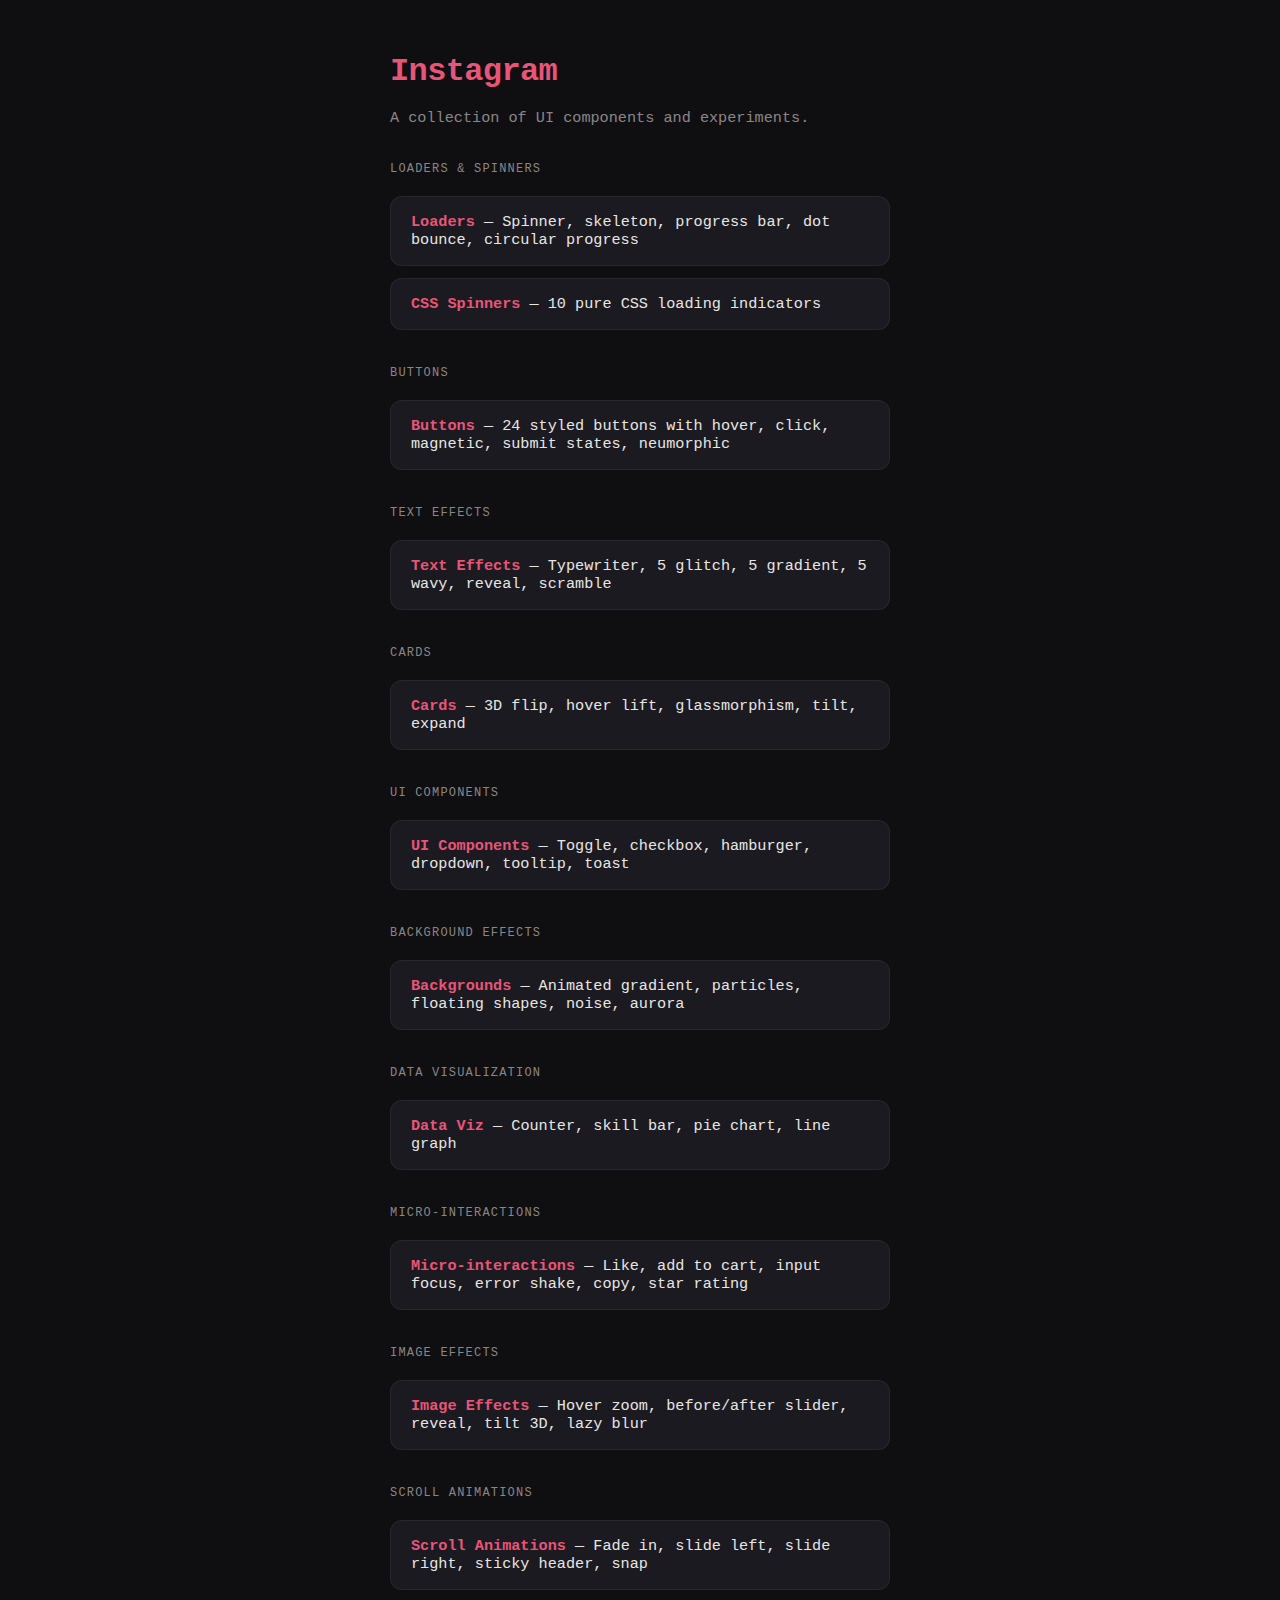
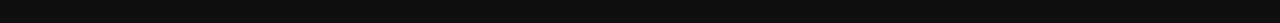
<file: index.html>
<!DOCTYPE html>
<html lang="en">
<head>
  <meta charset="UTF-8">
  <meta name="viewport" content="width=device-width, initial-scale=1.0">
  <title>Instagram</title>
  <style>
    :root {
      --bg: #0f0f12;
      --card: #1a1a20;
      --accent: #e85578;
      --text: #e8e6e3;
      --muted: #8b8685;
    }

    * {
      box-sizing: border-box;
    }

    body {
      margin: 0;
      font-family: 'JetBrains Mono', 'SF Mono', Consolas, monospace;
      background: var(--bg);
      color: var(--text);
      min-height: 100vh;
      padding: 2rem;
    }

    main {
      max-width: 500px;
      margin: 0 auto;
    }

    h1 {
      font-size: 2rem;
      font-weight: 600;
      color: var(--accent);
      letter-spacing: -0.02em;
      margin-bottom: 0.5rem;
    }

    p {
      color: var(--muted);
      font-size: 0.95rem;
      margin-bottom: 2rem;
      line-height: 1.6;
    }

    .sections {
      display: flex;
      flex-direction: column;
      gap: 0.75rem;
    }

    a.section-link {
      display: block;
      padding: 1rem 1.25rem;
      background: var(--card);
      border: 1px solid rgba(255, 255, 255, 0.06);
      border-radius: 12px;
      color: var(--text);
      text-decoration: none;
      font-size: 0.95rem;
      transition: border-color 0.2s, transform 0.2s;
    }

    a.section-link:hover {
      border-color: rgba(232, 85, 120, 0.3);
      transform: translateY(-2px);
    }

    a.section-link strong {
      color: var(--accent);
    }

    .section-group {
      font-size: 0.75rem;
      color: var(--muted);
      text-transform: uppercase;
      letter-spacing: 0.1em;
      margin: 1.5rem 0 0.5rem 0;
    }
    .section-group:first-child { margin-top: 0; }
  </style>
</head>
<body>
  <main>
    <h1>Instagram</h1>
    <p>A collection of UI components and experiments.</p>
    <nav class="sections">
      <div class="section-group">Loaders & Spinners</div>
      <a href="loaders/" class="section-link">
        <strong>Loaders</strong> — Spinner, skeleton, progress bar, dot bounce, circular progress
      </a>
      <a href="css_spinners/" class="section-link">
        <strong>CSS Spinners</strong> — 10 pure CSS loading indicators
      </a>

      <div class="section-group">Buttons</div>
      <a href="buttons/" class="section-link">
        <strong>Buttons</strong> — 24 styled buttons with hover, click, magnetic, submit states, neumorphic
      </a>

      <div class="section-group">Text Effects</div>
      <a href="text_effects/" class="section-link">
        <strong>Text Effects</strong> — Typewriter, 5 glitch, 5 gradient, 5 wavy, reveal, scramble
      </a>

      <div class="section-group">Cards</div>
      <a href="cards/" class="section-link">
        <strong>Cards</strong> — 3D flip, hover lift, glassmorphism, tilt, expand
      </a>

      <div class="section-group">UI Components</div>
      <a href="ui_components/" class="section-link">
        <strong>UI Components</strong> — Toggle, checkbox, hamburger, dropdown, tooltip, toast
      </a>

      <div class="section-group">Background Effects</div>
      <a href="background_effects/" class="section-link">
        <strong>Backgrounds</strong> — Animated gradient, particles, floating shapes, noise, aurora
      </a>

      <div class="section-group">Data Visualization</div>
      <a href="data_visualization/" class="section-link">
        <strong>Data Viz</strong> — Counter, skill bar, pie chart, line graph
      </a>

      <div class="section-group">Micro-interactions</div>
      <a href="micro_interactions/" class="section-link">
        <strong>Micro-interactions</strong> — Like, add to cart, input focus, error shake, copy, star rating
      </a>

      <div class="section-group">Image Effects</div>
      <a href="image_effects/" class="section-link">
        <strong>Image Effects</strong> — Hover zoom, before/after slider, reveal, tilt 3D, lazy blur
      </a>

      <div class="section-group">Scroll Animations</div>
      <a href="scroll_animations/" class="section-link">
        <strong>Scroll Animations</strong> — Fade in, slide left, slide right, sticky header, snap
      </a>
    </nav>
  </main>
</body>
</html>
</file>
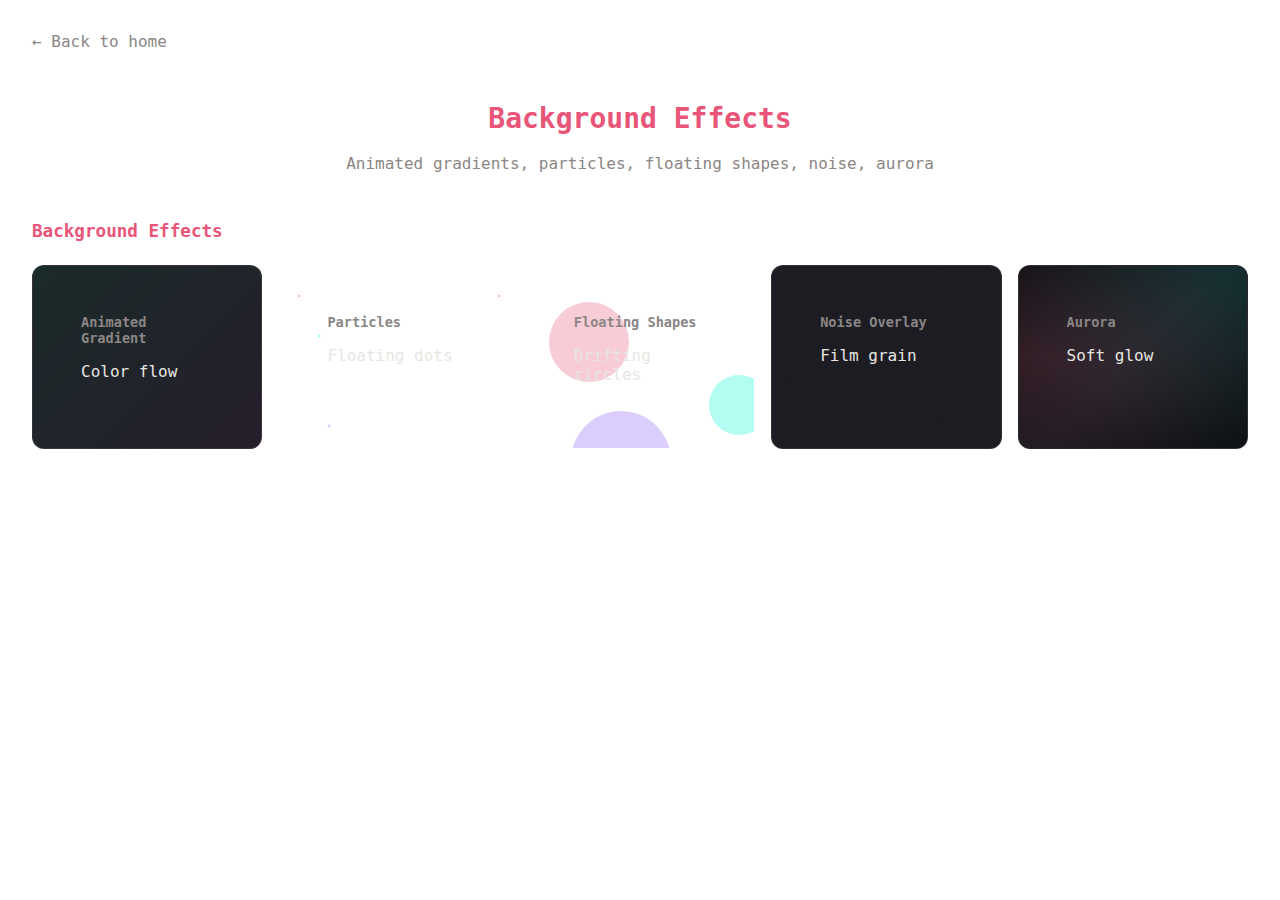
<file: background_effects/index.html>
<!DOCTYPE html>
<html lang="en">
<head>
  <meta charset="UTF-8">
  <meta name="viewport" content="width=device-width, initial-scale=1.0">
  <title>Background Effects</title>
  <link rel="stylesheet" href="backgrounds.css">
  <style>
    :root { --bg: #0f0f12; --card: #1a1a20; --accent: #e85578; --text: #e8e6e3; --muted: #8b8685; }
    * { box-sizing: border-box; }
    body { margin: 0; font-family: 'JetBrains Mono', monospace; color: var(--text); min-height: 100vh; padding: 2rem; }
    .back-link { display: inline-block; margin-bottom: 2rem; color: var(--muted); text-decoration: none; }
    .back-link:hover { color: var(--accent); }
    header { text-align: center; margin-bottom: 3rem; }
    h1 { font-size: 1.75rem; color: var(--accent); }
    .section { margin-bottom: 3rem; }
    .section h2 { font-size: 1.1rem; color: var(--accent); margin-bottom: 1.5rem; }
    .demo-box { border: 1px solid rgba(255,255,255,0.1); border-radius: 12px; padding: 3rem; margin-bottom: 1rem; min-height: 180px; position: relative; }
    .demo-box h3 { font-size: 0.85rem; margin: 0 0 1rem 0; color: var(--muted); position: relative; z-index: 1; }
    .demo-box p { position: relative; z-index: 1; }
    .grid { display: grid; grid-template-columns: repeat(auto-fill, minmax(200px, 1fr)); gap: 1rem; }
  </style>
</head>
<body>
  <a href="../index.html" class="back-link">← Back to home</a>
  <header>
    <h1>Background Effects</h1>
    <p class="subtitle" style="color: var(--muted);">Animated gradients, particles, floating shapes, noise, aurora</p>
  </header>

  <section class="section">
    <h2>Background Effects</h2>
    <div class="grid">
      <div class="demo-box bg-animated-gradient"><h3>Animated Gradient</h3><p>Color flow</p></div>
      <div class="demo-box bg-particles"><h3>Particles</h3><p>Floating dots</p></div>
      <div class="demo-box bg-floating-shapes"><div class="shape"></div><div class="shape"></div><div class="shape"></div><h3>Floating Shapes</h3><p>Drifting circles</p></div>
      <div class="demo-box bg-noise" style="background: var(--card);"><h3>Noise Overlay</h3><p>Film grain</p></div>
      <div class="demo-box bg-aurora"><h3>Aurora</h3><p>Soft glow</p></div>
    </div>
  </section>
</body>
</html>
</file>
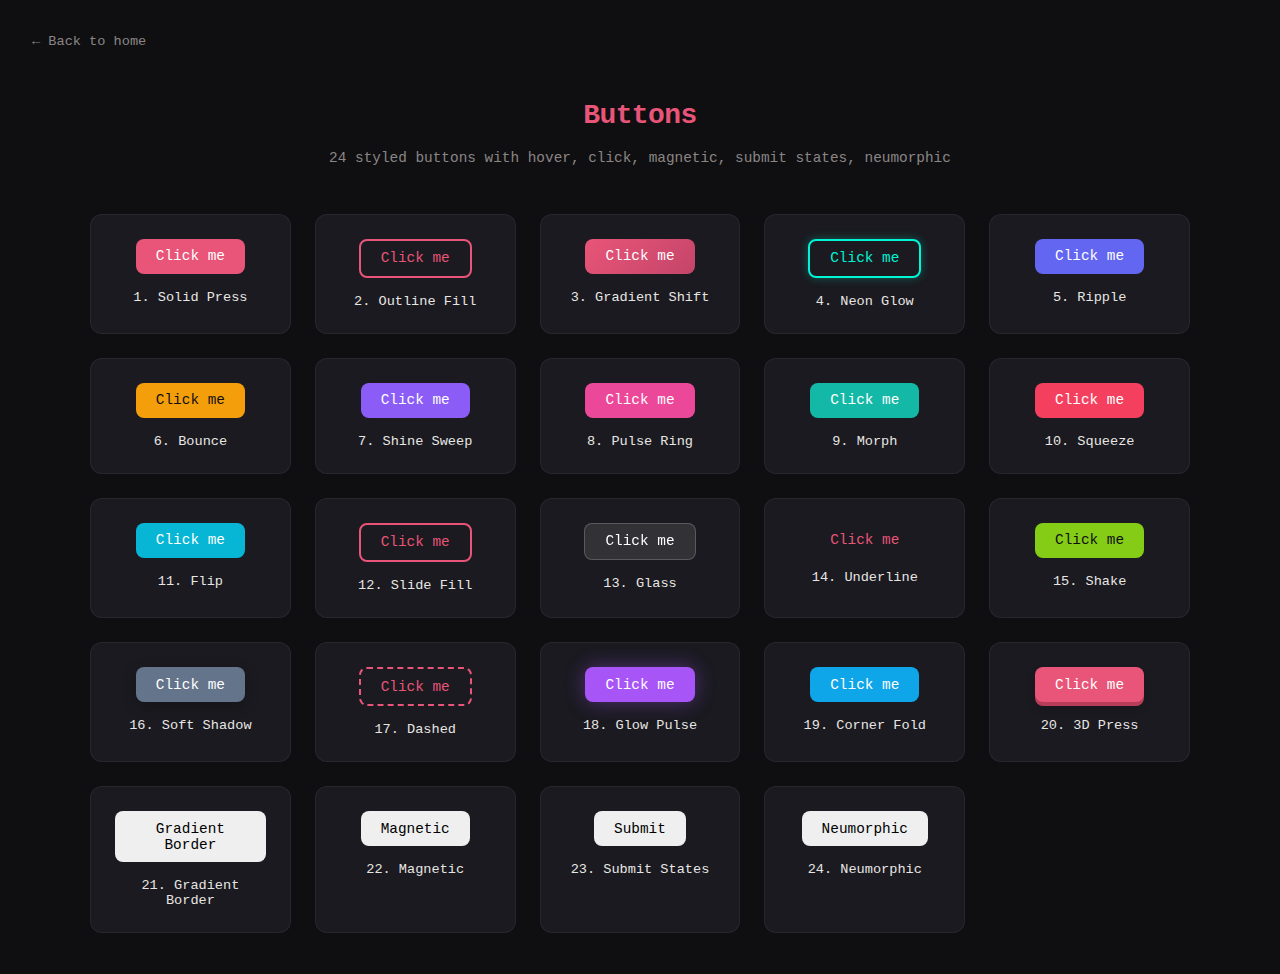
<file: buttons/index.html>
<!DOCTYPE html>
<html lang="en">
<head>
  <meta charset="UTF-8">
  <meta name="viewport" content="width=device-width, initial-scale=1.0">
  <title>Buttons</title>
  <link rel="stylesheet" href="buttons.css">
  <style>
    :root {
      --bg: #0f0f12;
      --card: #1a1a20;
      --accent: #e85578;
      --text: #e8e6e3;
      --muted: #8b8685;
    }

    * {
      box-sizing: border-box;
    }

    body {
      margin: 0;
      font-family: 'JetBrains Mono', 'SF Mono', Consolas, monospace;
      background: var(--bg);
      color: var(--text);
      min-height: 100vh;
      padding: 2rem;
    }

    header {
      text-align: center;
      margin-bottom: 3rem;
    }

    h1 {
      font-size: 1.75rem;
      font-weight: 600;
      color: var(--accent);
      letter-spacing: -0.02em;
    }

    .subtitle {
      color: var(--muted);
      font-size: 0.9rem;
      margin-top: 0.5rem;
    }

    .back-link {
      display: inline-block;
      margin-bottom: 2rem;
      color: var(--muted);
      text-decoration: none;
      font-size: 0.85rem;
      transition: color 0.2s;
    }

    .back-link:hover {
      color: var(--accent);
    }

    .grid {
      display: grid;
      grid-template-columns: repeat(auto-fill, minmax(200px, 1fr));
      gap: 1.5rem;
      max-width: 1100px;
      margin: 0 auto;
    }

    .button-box {
      background: var(--card);
      border: 1px solid rgba(255, 255, 255, 0.06);
      border-radius: 12px;
      padding: 1.5rem;
      display: flex;
      flex-direction: column;
      align-items: center;
      gap: 1rem;
      transition: border-color 0.2s, transform 0.2s;
    }

    .button-box:hover {
      border-color: rgba(232, 85, 120, 0.3);
      transform: translateY(-2px);
    }

    .button-box h3 {
      font-size: 0.85rem;
      font-weight: 500;
      margin: 0;
      color: var(--text);
      text-align: center;
    }
  </style>
</head>
<body>
  <a href="../index.html" class="back-link">← Back to home</a>
  <header>
    <h1>Buttons</h1>
    <p class="subtitle">24 styled buttons with hover, click, magnetic, submit states, neumorphic</p>
  </header>

  <div class="grid">
    <div class="button-box">
      <button class="btn btn-solid-press">Click me</button>
      <h3>1. Solid Press</h3>
    </div>
    <div class="button-box">
      <button class="btn btn-outline-fill">Click me</button>
      <h3>2. Outline Fill</h3>
    </div>
    <div class="button-box">
      <button class="btn btn-gradient-shift">Click me</button>
      <h3>3. Gradient Shift</h3>
    </div>
    <div class="button-box">
      <button class="btn btn-neon-glow">Click me</button>
      <h3>4. Neon Glow</h3>
    </div>
    <div class="button-box">
      <button class="btn btn-ripple">Click me</button>
      <h3>5. Ripple</h3>
    </div>
    <div class="button-box">
      <button class="btn btn-bounce">Click me</button>
      <h3>6. Bounce</h3>
    </div>
    <div class="button-box">
      <button class="btn btn-shine">Click me</button>
      <h3>7. Shine Sweep</h3>
    </div>
    <div class="button-box">
      <button class="btn btn-pulse-ring">Click me</button>
      <h3>8. Pulse Ring</h3>
    </div>
    <div class="button-box">
      <button class="btn btn-morph">Click me</button>
      <h3>9. Morph</h3>
    </div>
    <div class="button-box">
      <button class="btn btn-squeeze">Click me</button>
      <h3>10. Squeeze</h3>
    </div>
    <div class="button-box">
      <button class="btn btn-flip">Click me</button>
      <h3>11. Flip</h3>
    </div>
    <div class="button-box">
      <button class="btn btn-slide-fill">Click me</button>
      <h3>12. Slide Fill</h3>
    </div>
    <div class="button-box">
      <button class="btn btn-glass">Click me</button>
      <h3>13. Glass</h3>
    </div>
    <div class="button-box">
      <button class="btn btn-underline">Click me</button>
      <h3>14. Underline</h3>
    </div>
    <div class="button-box">
      <button class="btn btn-shake">Click me</button>
      <h3>15. Shake</h3>
    </div>
    <div class="button-box">
      <button class="btn btn-soft-shadow">Click me</button>
      <h3>16. Soft Shadow</h3>
    </div>
    <div class="button-box">
      <button class="btn btn-dashed">Click me</button>
      <h3>17. Dashed</h3>
    </div>
    <div class="button-box">
      <button class="btn btn-glow-pulse">Click me</button>
      <h3>18. Glow Pulse</h3>
    </div>
    <div class="button-box">
      <button class="btn btn-corner-fold">Click me</button>
      <h3>19. Corner Fold</h3>
    </div>
    <div class="button-box">
      <button class="btn btn-3d-press">Click me</button>
      <h3>20. 3D Press</h3>
    </div>
    <div class="button-box">
      <button class="btn btn-gradient-border">Gradient Border</button>
      <h3>21. Gradient Border</h3>
    </div>
    <div class="button-box">
      <button class="btn btn-magnetic">Magnetic</button>
      <h3>22. Magnetic</h3>
    </div>
    <div class="button-box">
      <button class="btn btn-submit" id="submit-btn"><span>Submit</span></button>
      <h3>23. Submit States</h3>
    </div>
    <div class="button-box">
      <button class="btn btn-neumorphic">Neumorphic</button>
      <h3>24. Neumorphic</h3>
    </div>
  </div>

  <script src="buttons.js"></script>
</body>
</html>
</file>
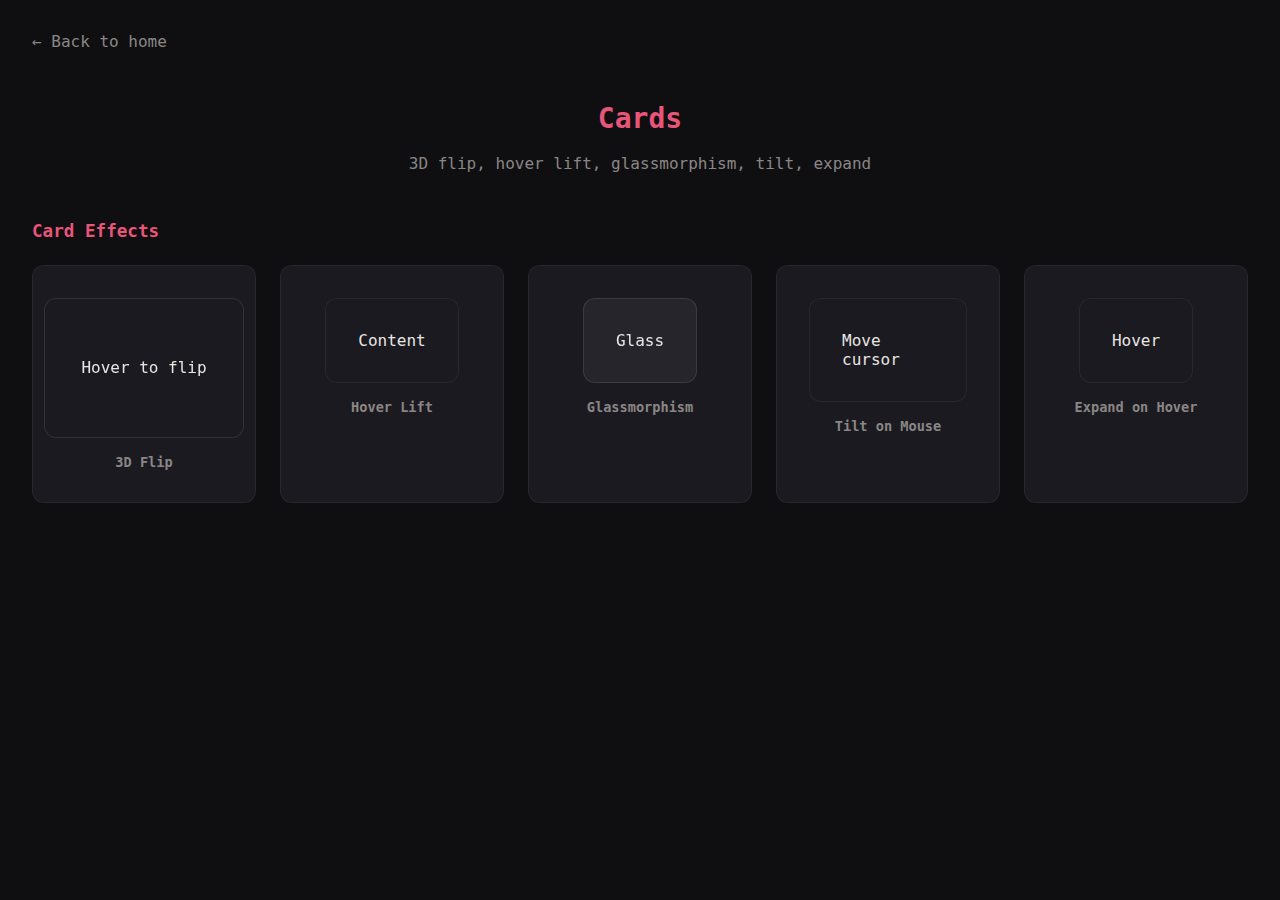
<file: cards/index.html>
<!DOCTYPE html>
<html lang="en">
<head>
  <meta charset="UTF-8">
  <meta name="viewport" content="width=device-width, initial-scale=1.0">
  <title>Cards</title>
  <link rel="stylesheet" href="cards.css">
  <style>
    :root { --bg: #0f0f12; --card: #1a1a20; --accent: #e85578; --text: #e8e6e3; --muted: #8b8685; }
    * { box-sizing: border-box; }
    body { margin: 0; font-family: 'JetBrains Mono', monospace; background: var(--bg); color: var(--text); min-height: 100vh; padding: 2rem; }
    .back-link { display: inline-block; margin-bottom: 2rem; color: var(--muted); text-decoration: none; }
    .back-link:hover { color: var(--accent); }
    header { text-align: center; margin-bottom: 3rem; }
    h1 { font-size: 1.75rem; color: var(--accent); }
    .section { margin-bottom: 3rem; }
    .section h2 { font-size: 1.1rem; color: var(--accent); margin-bottom: 1.5rem; }
    .grid { display: grid; grid-template-columns: repeat(auto-fill, minmax(220px, 1fr)); gap: 1.5rem; }
    .demo-box { background: var(--card); border: 1px solid rgba(255,255,255,0.06); border-radius: 12px; padding: 2rem; display: flex; flex-direction: column; align-items: center; gap: 1rem; }
    .demo-box h3 { font-size: 0.85rem; margin: 0; color: var(--muted); }
  </style>
</head>
<body>
  <a href="../index.html" class="back-link">← Back to home</a>
  <header>
    <h1>Cards</h1>
    <p class="subtitle" style="color: var(--muted);">3D flip, hover lift, glassmorphism, tilt, expand</p>
  </header>

  <section class="section">
    <h2>Card Effects</h2>
    <div class="grid">
      <div class="demo-box">
        <div class="card-3d-flip">
          <div class="card-3d-flip-inner">
            <div class="card-3d-flip-front">Hover to flip</div>
            <div class="card-3d-flip-back">Back!</div>
          </div>
        </div>
        <h3>3D Flip</h3>
      </div>
      <div class="demo-box"><div class="card-hover-lift">Content</div><h3>Hover Lift</h3></div>
      <div class="demo-box"><div class="card-glass">Glass</div><h3>Glassmorphism</h3></div>
      <div class="demo-box"><div class="card-tilt">Move cursor</div><h3>Tilt on Mouse</h3></div>
      <div class="demo-box"><div class="card-expand">Hover</div><h3>Expand on Hover</h3></div>
    </div>
  </section>

  <script src="cards.js"></script>
</body>
</html>
</file>
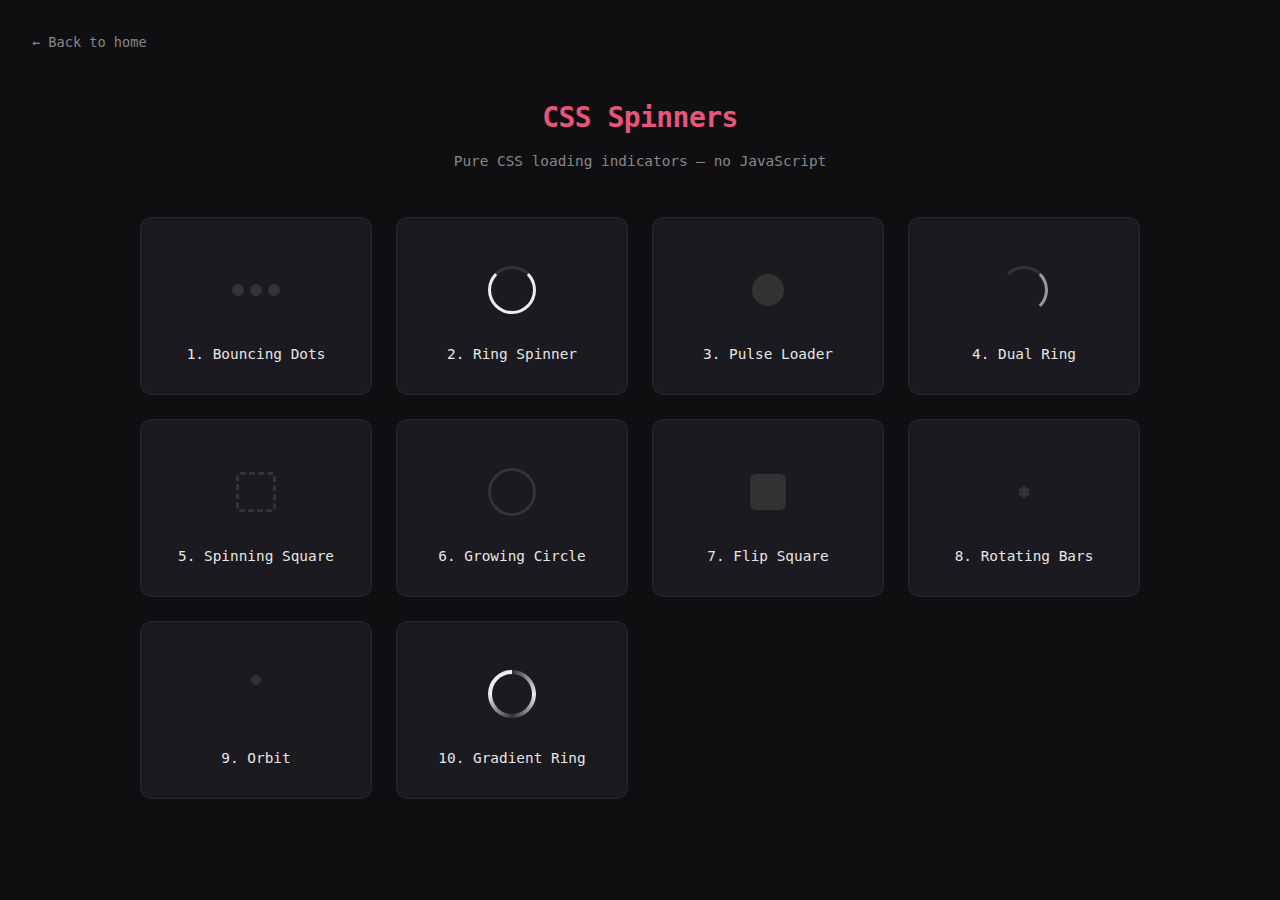
<file: css_spinners/index.html>
<!DOCTYPE html>
<html lang="en">
<head>
  <meta charset="UTF-8">
  <meta name="viewport" content="width=device-width, initial-scale=1.0">
  <title>CSS Spinners</title>
  <link rel="stylesheet" href="spinners.css">
  <style>
    :root {
      --bg: #0f0f12;
      --card: #1a1a20;
      --accent: #e85578;
      --text: #e8e6e3;
      --muted: #8b8685;
    }

    * {
      box-sizing: border-box;
    }

    body {
      margin: 0;
      font-family: 'JetBrains Mono', 'SF Mono', Consolas, monospace;
      background: var(--bg);
      color: var(--text);
      min-height: 100vh;
      padding: 2rem;
    }

    header {
      text-align: center;
      margin-bottom: 3rem;
    }

    h1 {
      font-size: 1.75rem;
      font-weight: 600;
      color: var(--accent);
      letter-spacing: -0.02em;
    }

    .subtitle {
      color: var(--muted);
      font-size: 0.9rem;
      margin-top: 0.5rem;
    }

    .back-link {
      display: inline-block;
      margin-bottom: 2rem;
      color: var(--muted);
      text-decoration: none;
      font-size: 0.85rem;
      transition: color 0.2s;
    }

    .back-link:hover {
      color: var(--accent);
    }

    .grid {
      display: grid;
      grid-template-columns: repeat(auto-fill, minmax(220px, 1fr));
      gap: 1.5rem;
      max-width: 1000px;
      margin: 0 auto;
    }

    .spinner-box {
      background: var(--card);
      border: 1px solid rgba(255, 255, 255, 0.06);
      border-radius: 12px;
      padding: 2rem;
      display: flex;
      flex-direction: column;
      align-items: center;
      gap: 1rem;
      transition: border-color 0.2s, transform 0.2s;
    }

    .spinner-box:hover {
      border-color: rgba(232, 85, 120, 0.3);
      transform: translateY(-2px);
    }

    .spinner-box h3 {
      font-size: 0.9rem;
      font-weight: 500;
      margin: 0;
      color: var(--text);
    }

    .spinner-box .spinner-wrapper {
      min-height: 80px;
      display: flex;
      align-items: center;
      justify-content: center;
    }
  </style>
</head>
<body>
  <a href="../index.html" class="back-link">← Back to home</a>
  <header>
    <h1>CSS Spinners</h1>
    <p class="subtitle">Pure CSS loading indicators — no JavaScript</p>
  </header>

  <div class="grid">
    <div class="spinner-box">
      <div class="spinner-wrapper">
        <div class="spinner bouncing-dots"><span></span><span></span><span></span></div>
      </div>
      <h3>1. Bouncing Dots</h3>
    </div>

    <div class="spinner-box">
      <div class="spinner-wrapper">
        <div class="spinner ring-spinner"></div>
      </div>
      <h3>2. Ring Spinner</h3>
    </div>

    <div class="spinner-box">
      <div class="spinner-wrapper">
        <div class="spinner pulse-loader"></div>
      </div>
      <h3>3. Pulse Loader</h3>
    </div>

    <div class="spinner-box">
      <div class="spinner-wrapper">
        <div class="spinner dual-ring"></div>
      </div>
      <h3>4. Dual Ring</h3>
    </div>

    <div class="spinner-box">
      <div class="spinner-wrapper">
        <div class="spinner spinning-square"></div>
      </div>
      <h3>5. Spinning Square</h3>
    </div>

    <div class="spinner-box">
      <div class="spinner-wrapper">
        <div class="spinner growing-circle"></div>
      </div>
      <h3>6. Growing Circle</h3>
    </div>

    <div class="spinner-box">
      <div class="spinner-wrapper">
        <div class="spinner flip-square"></div>
      </div>
      <h3>7. Flip Square</h3>
    </div>

    <div class="spinner-box">
      <div class="spinner-wrapper">
        <div class="spinner rotating-bars"><span></span><span></span><span></span></div>
      </div>
      <h3>8. Rotating Bars</h3>
    </div>

    <div class="spinner-box">
      <div class="spinner-wrapper">
        <div class="spinner orbit"></div>
      </div>
      <h3>9. Orbit</h3>
    </div>

    <div class="spinner-box">
      <div class="spinner-wrapper" style="--spinner-bg: var(--card)">
        <div class="spinner gradient-ring"></div>
      </div>
      <h3>10. Gradient Ring</h3>
    </div>
  </div>
</body>
</html>
</file>
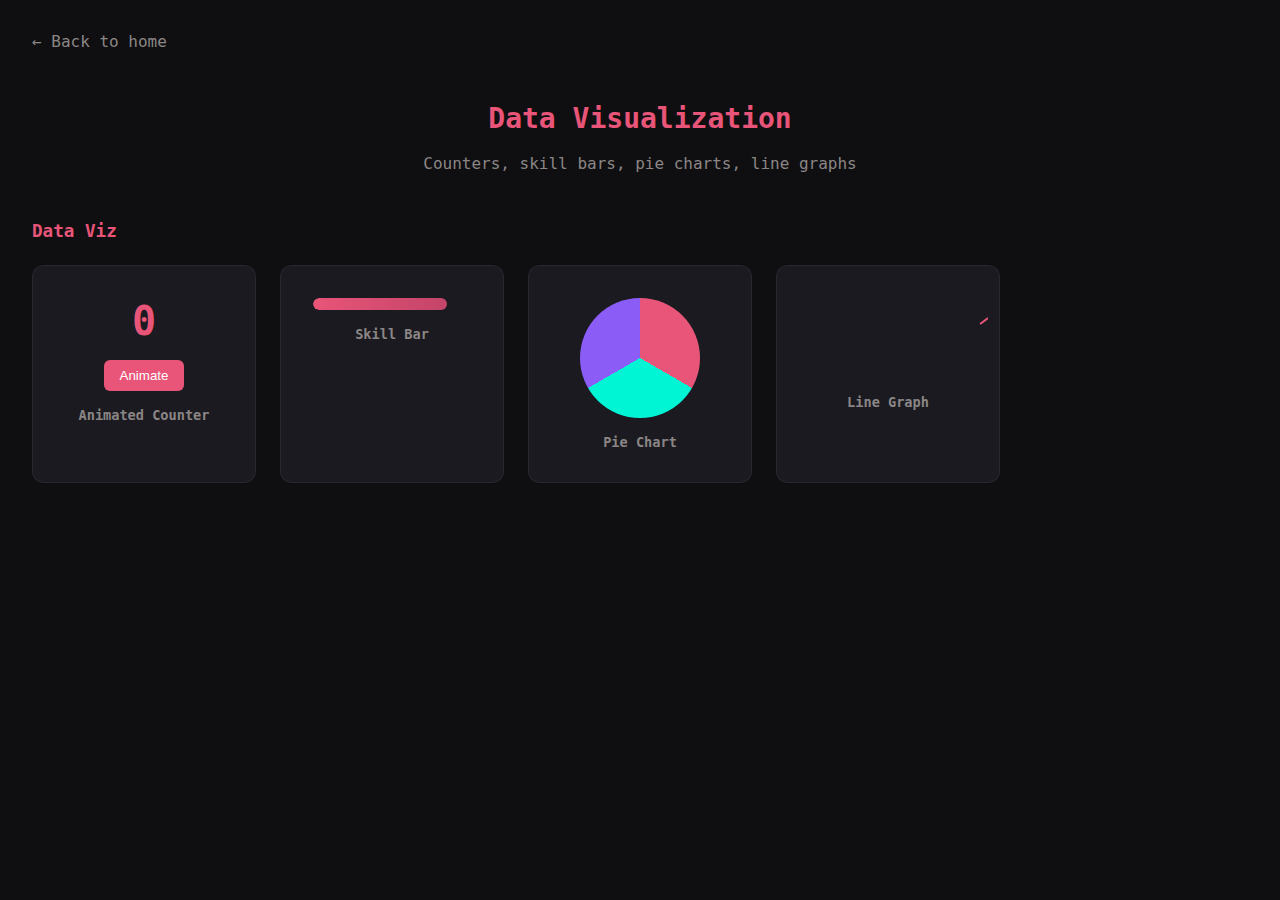
<file: data_visualization/index.html>
<!DOCTYPE html>
<html lang="en">
<head>
  <meta charset="UTF-8">
  <meta name="viewport" content="width=device-width, initial-scale=1.0">
  <title>Data Visualization</title>
  <link rel="stylesheet" href="data-viz.css">
  <style>
    :root { --bg: #0f0f12; --card: #1a1a20; --accent: #e85578; --text: #e8e6e3; --muted: #8b8685; }
    * { box-sizing: border-box; }
    body { margin: 0; font-family: 'JetBrains Mono', monospace; background: var(--bg); color: var(--text); min-height: 100vh; padding: 2rem; }
    .back-link { display: inline-block; margin-bottom: 2rem; color: var(--muted); text-decoration: none; }
    .back-link:hover { color: var(--accent); }
    header { text-align: center; margin-bottom: 3rem; }
    h1 { font-size: 1.75rem; color: var(--accent); }
    .section { margin-bottom: 3rem; }
    .section h2 { font-size: 1.1rem; color: var(--accent); margin-bottom: 1.5rem; }
    .grid { display: grid; grid-template-columns: repeat(auto-fill, minmax(220px, 1fr)); gap: 1.5rem; }
    .demo-box { background: var(--card); border: 1px solid rgba(255,255,255,0.06); border-radius: 12px; padding: 2rem; display: flex; flex-direction: column; align-items: center; gap: 1rem; }
    .demo-box h3 { font-size: 0.85rem; margin: 0; color: var(--muted); }
    .spacer { height: 200px; }
  </style>
</head>
<body>
  <a href="../index.html" class="back-link">← Back to home</a>
  <header>
    <h1>Data Visualization</h1>
    <p class="subtitle" style="color: var(--muted);">Counters, skill bars, pie charts, line graphs</p>
  </header>

  <section class="section">
    <h2>Data Viz</h2>
    <div class="grid">
      <div class="demo-box"><span class="counter" id="c1" data-value="1234">0</span><button class="counter-trigger" data-target="#c1" style="padding: 0.5rem 1rem; background: #e85578; border: none; border-radius: 6px; color: white; cursor: pointer;">Animate</button><h3>Animated Counter</h3></div>
      <div class="demo-box" style="width: 100%;"><div class="skill-bar" style="--skill: 85%;"><div class="skill-fill"></div></div><h3>Skill Bar</h3></div>
      <div class="demo-box"><div class="pie-chart" style="--a: 120deg; --b: 240deg;"></div><h3>Pie Chart</h3></div>
      <div class="demo-box"><div class="line-graph"><svg viewBox="0 0 200 80"><path d="M0,60 Q50,40 100,50 T200,20" /></svg></div><h3>Line Graph</h3></div>
    </div>
    <div class="spacer"></div>
  </section>

  <script src="data-viz.js"></script>
</body>
</html>
</file>
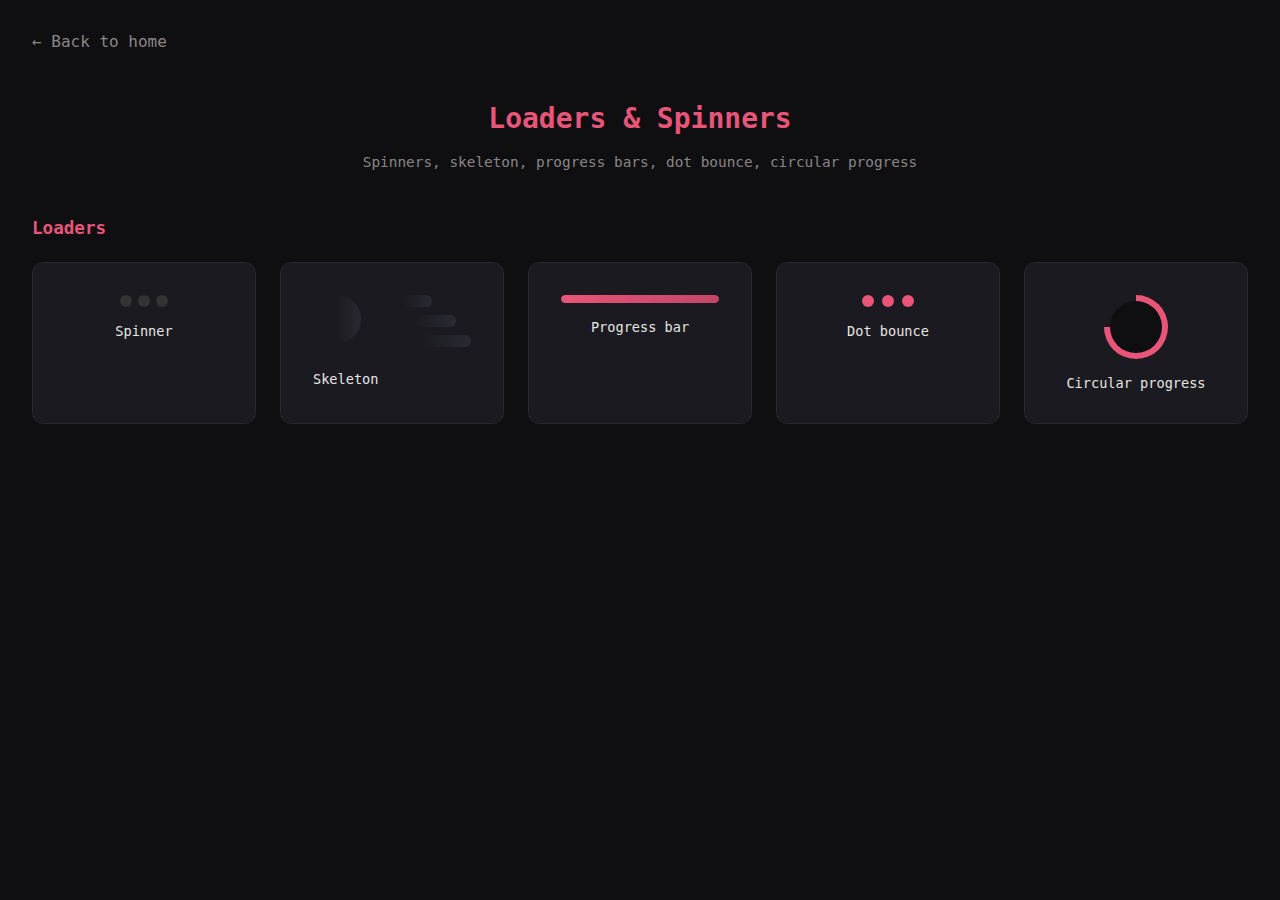
<file: loaders/index.html>
<!DOCTYPE html>
<html lang="en">
<head>
  <meta charset="UTF-8">
  <meta name="viewport" content="width=device-width, initial-scale=1.0">
  <title>Loaders & Spinners</title>
  <link rel="stylesheet" href="loaders.css">
  <style>
    :root { --bg: #0f0f12; --card: #1a1a20; --accent: #e85578; --text: #e8e6e3; --muted: #8b8685; }
    * { box-sizing: border-box; }
    body { margin: 0; font-family: 'JetBrains Mono', monospace; background: var(--bg); color: var(--text); min-height: 100vh; padding: 2rem; }
    .back-link { display: inline-block; margin-bottom: 2rem; color: var(--muted); text-decoration: none; }
    .back-link:hover { color: var(--accent); }
    header { text-align: center; margin-bottom: 3rem; }
    h1 { font-size: 1.75rem; color: var(--accent); }
    .subtitle { color: var(--muted); font-size: 0.9rem; margin-top: 0.5rem; }
    .section { margin-bottom: 3rem; }
    .section h2 { font-size: 1.1rem; color: var(--accent); margin-bottom: 1.5rem; }
    .grid { display: grid; grid-template-columns: repeat(auto-fill, minmax(200px, 1fr)); gap: 1.5rem; }
    .demo-box { background: var(--card); border: 1px solid rgba(255,255,255,0.06); border-radius: 12px; padding: 2rem; display: flex; flex-direction: column; align-items: center; gap: 1rem; }
    .demo-box h3 { font-size: 0.85rem; margin: 0; font-weight: 500; }
  </style>
</head>
<body>
  <a href="../index.html" class="back-link">← Back to home</a>
  <header>
    <h1>Loaders & Spinners</h1>
    <p class="subtitle">Spinners, skeleton, progress bars, dot bounce, circular progress</p>
  </header>

  <section class="section">
    <h2>Loaders</h2>
    <div class="grid">
      <div class="demo-box"><div class="spinner bouncing-dots"><span></span><span></span><span></span></div><h3>Spinner</h3></div>
      <div class="demo-box" style="align-items: flex-start; width: 100%;">
        <div style="display: flex; gap: 12px; width: 100%;">
          <div class="skeleton skeleton-avatar"></div>
          <div style="flex: 1;"><div class="skeleton skeleton-line short"></div><div class="skeleton skeleton-line medium"></div><div class="skeleton skeleton-line long"></div></div>
        </div>
        <h3>Skeleton</h3>
      </div>
      <div class="demo-box" style="width: 100%;"><div class="progress-bar" style="width: 100%;"><div class="progress-fill"></div></div><h3>Progress bar</h3></div>
      <div class="demo-box"><div class="dot-bounce"><span></span><span></span><span></span></div><h3>Dot bounce</h3></div>
      <div class="demo-box"><div class="circular-progress" style="--progress: 75%;"></div><h3>Circular progress</h3></div>
    </div>
  </section>
</body>
</html>
</file>
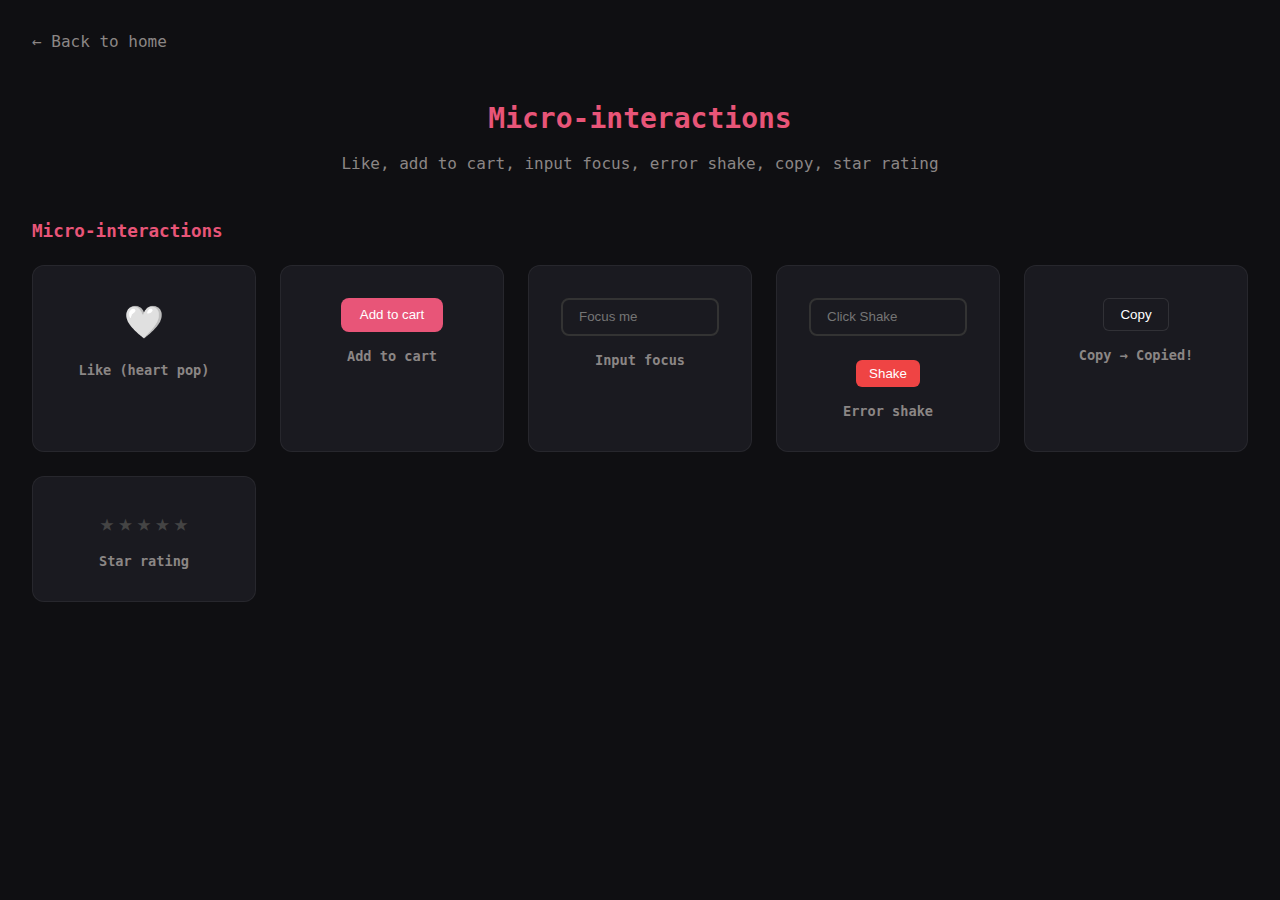
<file: micro_interactions/index.html>
<!DOCTYPE html>
<html lang="en">
<head>
  <meta charset="UTF-8">
  <meta name="viewport" content="width=device-width, initial-scale=1.0">
  <title>Micro-interactions</title>
  <link rel="stylesheet" href="micro.css">
  <style>
    :root { --bg: #0f0f12; --card: #1a1a20; --accent: #e85578; --text: #e8e6e3; --muted: #8b8685; }
    * { box-sizing: border-box; }
    body { margin: 0; font-family: 'JetBrains Mono', monospace; background: var(--bg); color: var(--text); min-height: 100vh; padding: 2rem; }
    .back-link { display: inline-block; margin-bottom: 2rem; color: var(--muted); text-decoration: none; }
    .back-link:hover { color: var(--accent); }
    header { text-align: center; margin-bottom: 3rem; }
    h1 { font-size: 1.75rem; color: var(--accent); }
    .section { margin-bottom: 3rem; }
    .section h2 { font-size: 1.1rem; color: var(--accent); margin-bottom: 1.5rem; }
    .grid { display: grid; grid-template-columns: repeat(auto-fill, minmax(200px, 1fr)); gap: 1.5rem; }
    .demo-box { background: var(--card); border: 1px solid rgba(255,255,255,0.06); border-radius: 12px; padding: 2rem; display: flex; flex-direction: column; align-items: center; gap: 1rem; }
    .demo-box h3 { font-size: 0.85rem; margin: 0; color: var(--muted); }
  </style>
</head>
<body>
  <a href="../index.html" class="back-link">← Back to home</a>
  <header>
    <h1>Micro-interactions</h1>
    <p class="subtitle" style="color: var(--muted);">Like, add to cart, input focus, error shake, copy, star rating</p>
  </header>

  <section class="section">
    <h2>Micro-interactions</h2>
    <div class="grid">
      <div class="demo-box"><button class="like-btn">🤍</button><h3>Like (heart pop)</h3></div>
      <div class="demo-box"><button class="add-cart">Add to cart</button><h3>Add to cart</h3></div>
      <div class="demo-box" style="width: 100%;"><input type="text" class="input-focus" placeholder="Focus me" style="width: 100%;"><h3>Input focus</h3></div>
      <div class="demo-box" style="width: 100%;"><input type="text" class="input-focus" id="error-input" placeholder="Click Shake" style="width: 100%;"><button class="trigger-error" data-target="#error-input" style="margin-top: 0.5rem; padding: 0.4rem 0.8rem; background: #ef4444; border: none; border-radius: 6px; color: white; cursor: pointer;">Shake</button><h3>Error shake</h3></div>
      <div class="demo-box"><button class="copy-btn" data-copy="Copied!">Copy</button><h3>Copy → Copied!</h3></div>
      <div class="demo-box"><div class="star-rating"><span>★</span><span>★</span><span>★</span><span>★</span><span>★</span></div><h3>Star rating</h3></div>
    </div>
  </section>

  <script src="micro.js"></script>
</body>
</html>
</file>
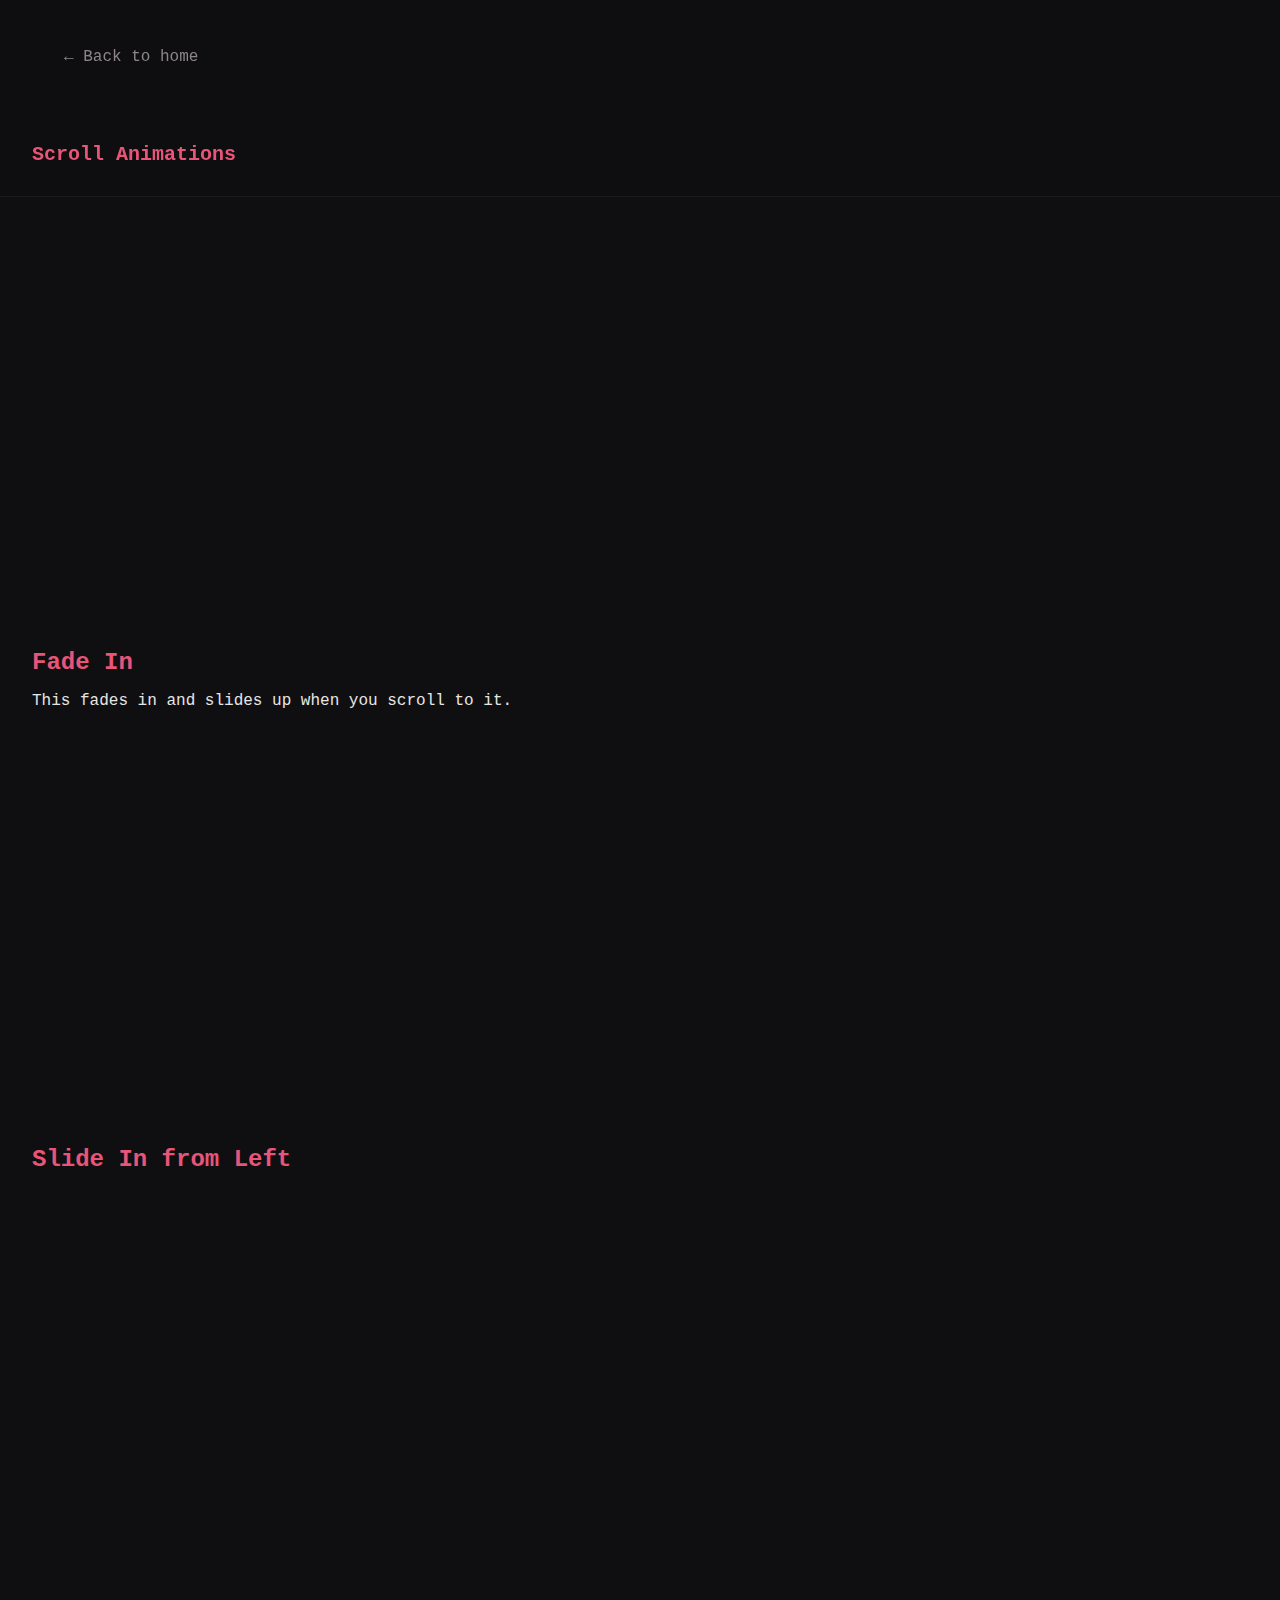
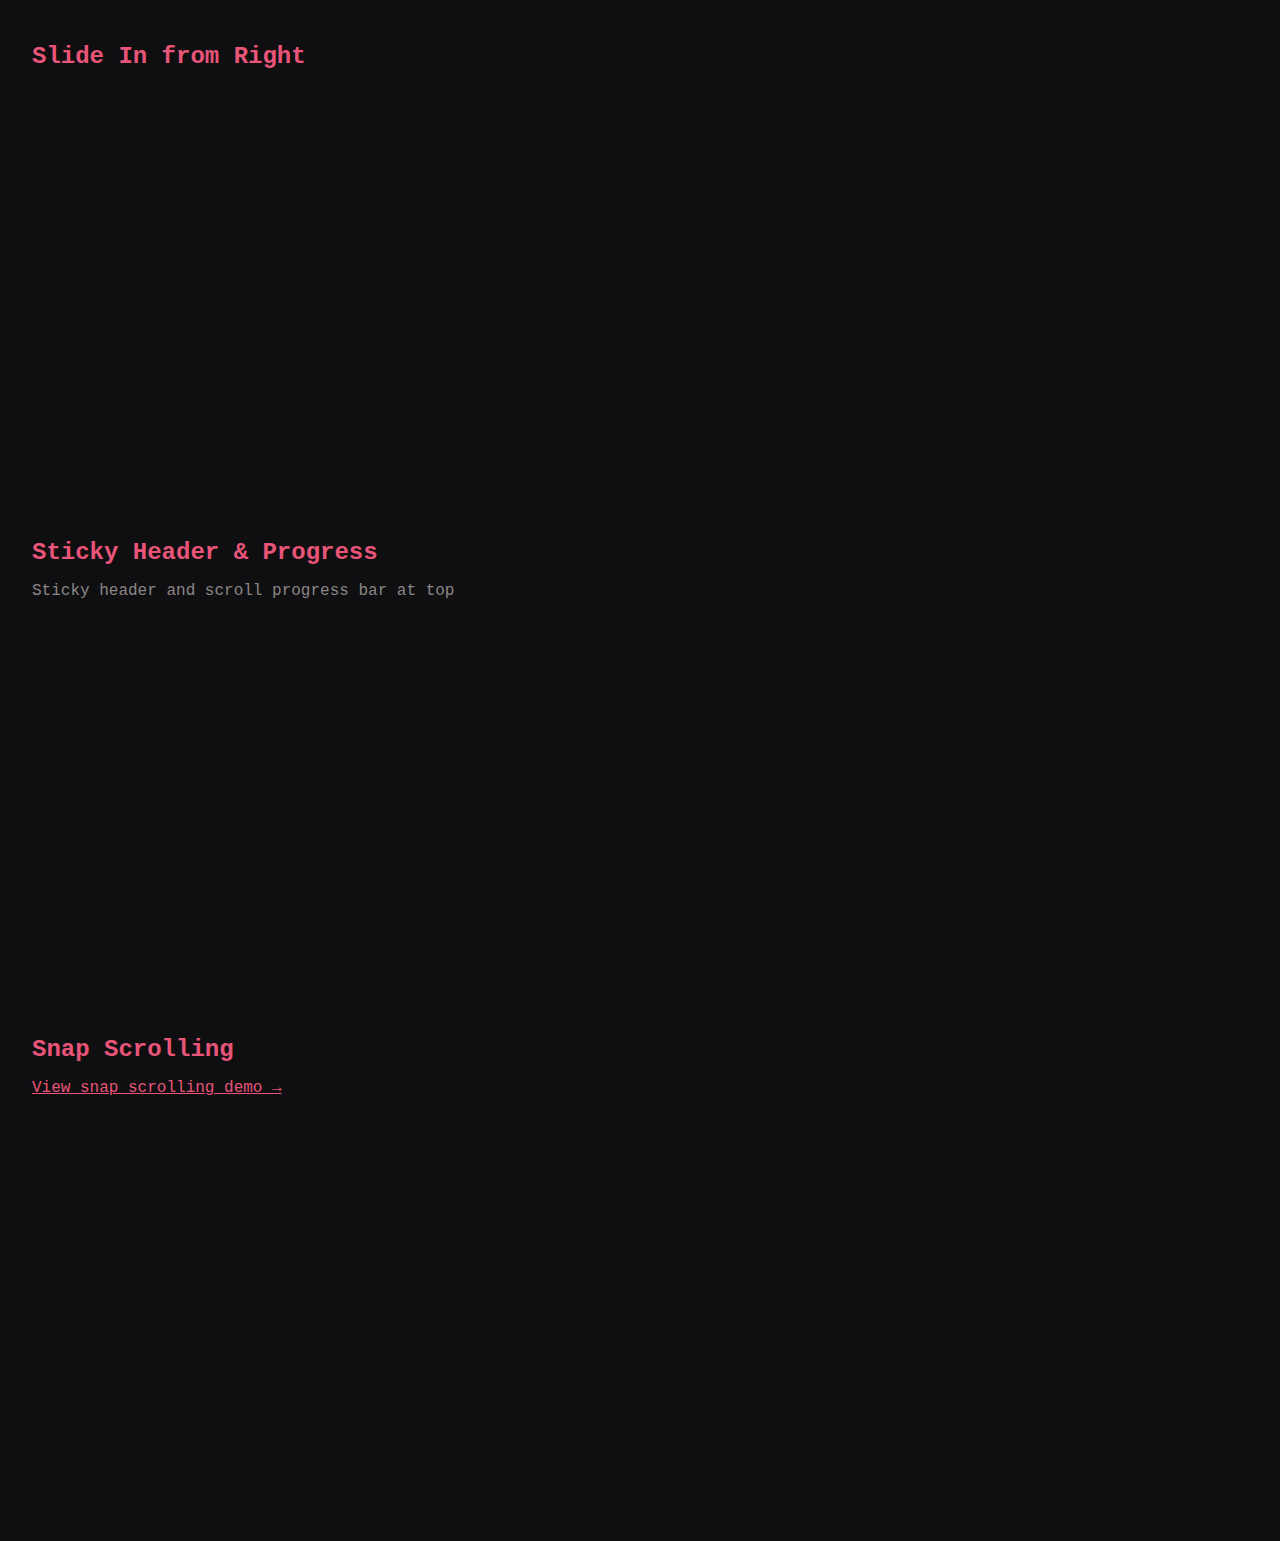
<file: scroll_animations/index.html>
<!DOCTYPE html>
<html lang="en">
<head>
  <meta charset="UTF-8">
  <meta name="viewport" content="width=device-width, initial-scale=1.0">
  <title>Scroll Animations</title>
  <link rel="stylesheet" href="scroll.css">
  <style>
    :root { --bg: #0f0f12; --card: #1a1a20; --accent: #e85578; --text: #e8e6e3; --muted: #8b8685; }
    * { box-sizing: border-box; }
    body { margin: 0; font-family: 'JetBrains Mono', monospace; background: var(--bg); color: var(--text); }
    .back-link { display: inline-block; margin-bottom: 2rem; color: var(--muted); text-decoration: none; padding: 2rem; }
    .back-link:hover { color: var(--accent); }
    .spacer { height: 400px; }
  </style>
</head>
<body>
  <div class="scroll-progress"></div>
  <header class="sticky-header">
    <a href="../index.html" class="back-link">← Back to home</a>
    <h1 style="color: var(--accent); font-size: 1.25rem;">Scroll Animations</h1>
  </header>

  <div style="padding: 2rem;">
    <div class="spacer"></div>

    <section class="section">
      <h2 style="color: var(--accent); margin-bottom: 1rem;">Fade In</h2>
      <p class="fade-in">This fades in and slides up when you scroll to it.</p>
    </section>

    <div class="spacer"></div>

    <section class="section">
      <h2 style="color: var(--accent); margin-bottom: 1rem;">Slide In from Left</h2>
      <p class="slide-left">This slides in from the left.</p>
    </section>

    <div class="spacer"></div>

    <section class="section">
      <h2 style="color: var(--accent); margin-bottom: 1rem;">Slide In from Right</h2>
      <p class="slide-right">This slides in from the right.</p>
    </section>

    <div class="spacer"></div>

    <section class="section">
      <h2 style="color: var(--accent); margin-bottom: 1rem;">Sticky Header & Progress</h2>
      <p style="color: var(--muted);">Sticky header and scroll progress bar at top</p>
    </section>

    <div class="spacer"></div>

    <section class="section">
      <h2 style="color: var(--accent); margin-bottom: 1rem;">Snap Scrolling</h2>
      <a href="snap.html" style="color: var(--accent);">View snap scrolling demo →</a>
    </section>

    <div class="spacer"></div>
  </div>

  <script src="scroll.js"></script>
</body>
</html>
</file>
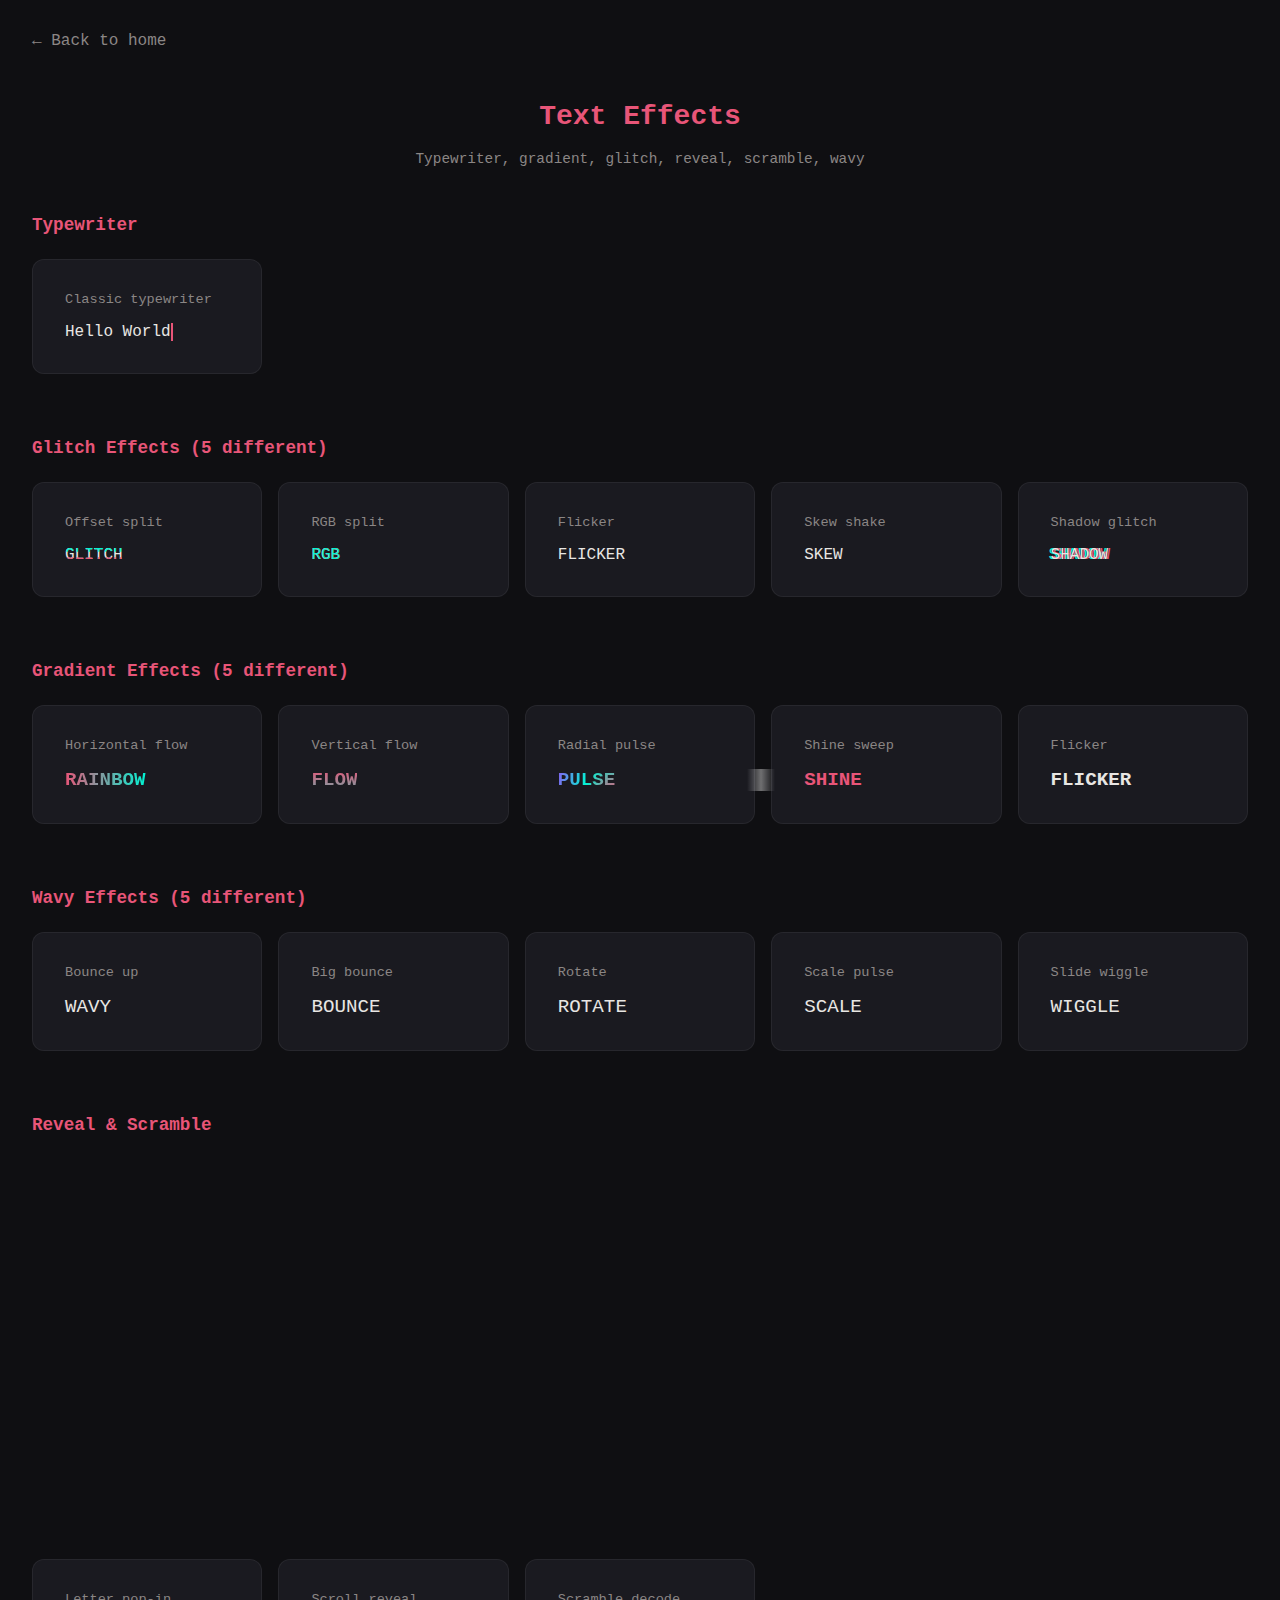
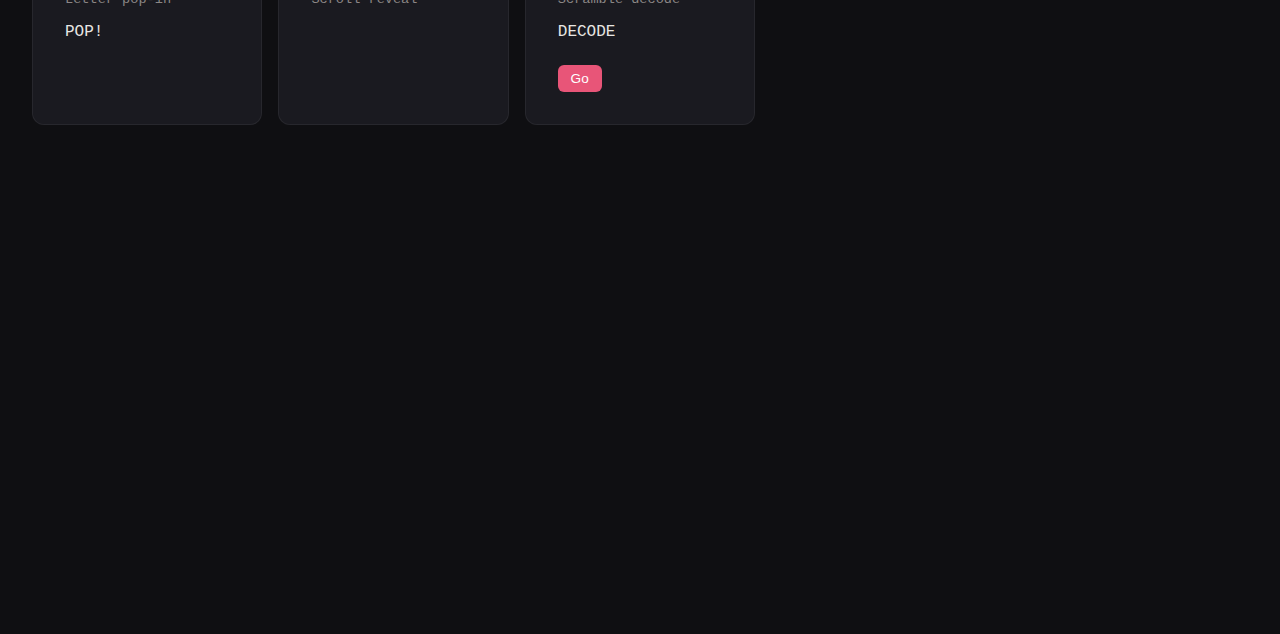
<file: text_effects/index.html>
<!DOCTYPE html>
<html lang="en">
<head>
  <meta charset="UTF-8">
  <meta name="viewport" content="width=device-width, initial-scale=1.0">
  <title>Text Effects</title>
  <link rel="stylesheet" href="text_effects.css">
  <style>
    :root { --bg: #0f0f12; --card: #1a1a20; --accent: #e85578; --text: #e8e6e3; --muted: #8b8685; }
    * { box-sizing: border-box; }
    body { margin: 0; font-family: 'JetBrains Mono', monospace; background: var(--bg); color: var(--text); min-height: 100vh; padding: 2rem; }
    .back-link { display: inline-block; margin-bottom: 2rem; color: var(--muted); text-decoration: none; }
    .back-link:hover { color: var(--accent); }
    header { text-align: center; margin-bottom: 3rem; }
    h1 { font-size: 1.75rem; color: var(--accent); }
    .subtitle { color: var(--muted); font-size: 0.9rem; margin-top: 0.5rem; }
    .section { margin-bottom: 3rem; }
    .section h2 { font-size: 1.1rem; color: var(--accent); margin-bottom: 1.5rem; }
    .demo-box { background: var(--card); border: 1px solid rgba(255,255,255,0.06); border-radius: 12px; padding: 2rem; margin-bottom: 1rem; }
    .demo-box h3 { font-size: 0.85rem; margin: 0 0 1rem 0; font-weight: 500; color: var(--muted); }
    .grid { display: grid; grid-template-columns: repeat(auto-fill, minmax(200px, 1fr)); gap: 1rem; }
    .spacer { height: 400px; }
  </style>
</head>
<body>
  <a href="../index.html" class="back-link">← Back to home</a>
  <header>
    <h1>Text Effects</h1>
    <p class="subtitle">Typewriter, gradient, glitch, reveal, scramble, wavy</p>
  </header>

  <section class="section">
    <h2>Typewriter</h2>
    <div class="grid">
      <div class="demo-box"><h3>Classic typewriter</h3><span class="typewriter">Hello World</span></div>
    </div>
  </section>

  <section class="section">
    <h2>Glitch Effects (5 different)</h2>
    <div class="grid">
      <div class="demo-box"><h3>Offset split</h3><span class="glitch-offset" data-text="GLITCH">GLITCH</span></div>
      <div class="demo-box"><h3>RGB split</h3><span class="glitch-rgb" data-text="RGB">RGB</span></div>
      <div class="demo-box"><h3>Flicker</h3><span class="glitch-flicker">FLICKER</span></div>
      <div class="demo-box"><h3>Skew shake</h3><span class="glitch-skew">SKEW</span></div>
      <div class="demo-box"><h3>Shadow glitch</h3><span class="glitch-shadow">SHADOW</span></div>
    </div>
  </section>

  <section class="section">
    <h2>Gradient Effects (5 different)</h2>
    <div class="grid">
      <div class="demo-box"><h3>Horizontal flow</h3><span class="gradient-horizontal" style="font-size: 1.2rem; font-weight: 600;">RAINBOW</span></div>
      <div class="demo-box"><h3>Vertical flow</h3><span class="gradient-vertical" style="font-size: 1.2rem; font-weight: 600;">FLOW</span></div>
      <div class="demo-box"><h3>Radial pulse</h3><span class="gradient-radial" style="font-size: 1.2rem; font-weight: 600;">PULSE</span></div>
      <div class="demo-box"><h3>Shine sweep</h3><span class="gradient-shine" style="font-size: 1.2rem; font-weight: 600; color: #e85578;">SHINE</span></div>
      <div class="demo-box"><h3>Flicker</h3><span class="text-flicker" style="font-size: 1.2rem; font-weight: 600;">FLICKER</span></div>
    </div>
  </section>

  <section class="section">
    <h2>Wavy Effects (5 different)</h2>
    <div class="grid">
      <div class="demo-box"><h3>Bounce up</h3><span class="wavy-text" style="font-size: 1.2rem;"><span>W</span><span>A</span><span>V</span><span>Y</span></span></div>
      <div class="demo-box"><h3>Big bounce</h3><span class="wavy-bounce" style="font-size: 1.2rem;"><span>B</span><span>O</span><span>U</span><span>N</span><span>C</span><span>E</span></span></div>
      <div class="demo-box"><h3>Rotate</h3><span class="wavy-rotate" style="font-size: 1.2rem;"><span>R</span><span>O</span><span>T</span><span>A</span><span>T</span><span>E</span></span></div>
      <div class="demo-box"><h3>Scale pulse</h3><span class="wavy-scale" style="font-size: 1.2rem;"><span>S</span><span>C</span><span>A</span><span>L</span><span>E</span></span></div>
      <div class="demo-box"><h3>Slide wiggle</h3><span class="wavy-slide" style="font-size: 1.2rem;"><span>W</span><span>I</span><span>G</span><span>G</span><span>L</span><span>E</span></span></div>
    </div>
  </section>

  <section class="section">
    <h2>Reveal & Scramble</h2>
    <div class="spacer"></div>
    <div class="grid">
      <div class="demo-box"><h3>Letter pop-in</h3><span class="letter-pop"><span>P</span><span>O</span><span>P</span><span>!</span></span></div>
      <div class="demo-box"><h3>Scroll reveal</h3><p class="reveal-text">Fades in on scroll</p></div>
      <div class="demo-box"><h3>Scramble decode</h3><p class="scramble-text" id="s1" data-original="DECODE">DECODE</p><button class="scramble-btn" data-target="#s1" style="margin-top: 0.5rem; padding: 0.4rem 0.8rem; background: var(--accent); border: none; border-radius: 6px; cursor: pointer; color: white; font-size: 0.85rem;">Go</button></div>
    </div>
    <div class="spacer"></div>
  </section>

  <script src="text_effects.js"></script>
</body>
</html>
</file>
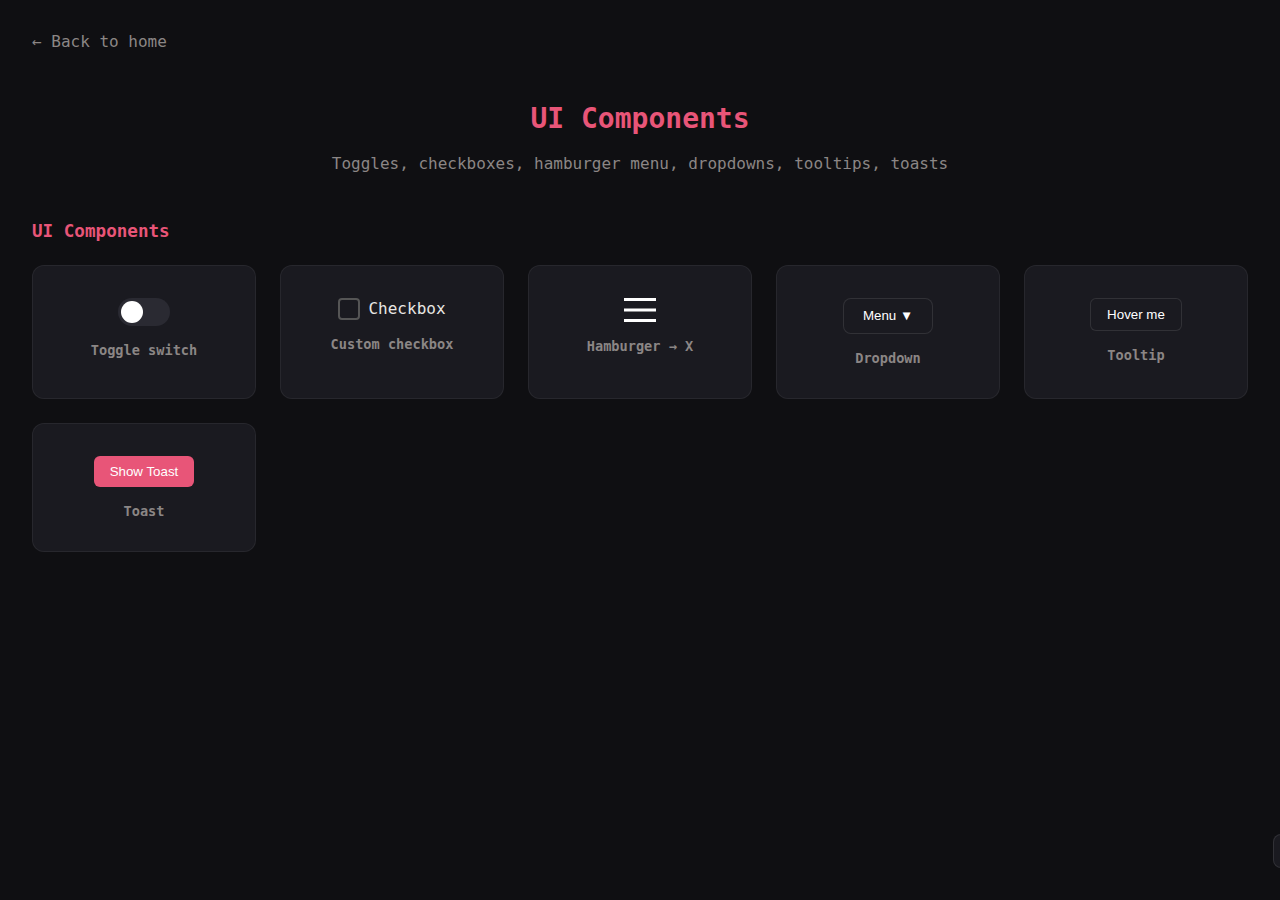
<file: ui_components/index.html>
<!DOCTYPE html>
<html lang="en">
<head>
  <meta charset="UTF-8">
  <meta name="viewport" content="width=device-width, initial-scale=1.0">
  <title>UI Components</title>
  <link rel="stylesheet" href="ui.css">
  <style>
    :root { --bg: #0f0f12; --card: #1a1a20; --accent: #e85578; --text: #e8e6e3; --muted: #8b8685; }
    * { box-sizing: border-box; }
    body { margin: 0; font-family: 'JetBrains Mono', monospace; background: var(--bg); color: var(--text); min-height: 100vh; padding: 2rem; }
    .back-link { display: inline-block; margin-bottom: 2rem; color: var(--muted); text-decoration: none; }
    .back-link:hover { color: var(--accent); }
    header { text-align: center; margin-bottom: 3rem; }
    h1 { font-size: 1.75rem; color: var(--accent); }
    .section { margin-bottom: 3rem; }
    .section h2 { font-size: 1.1rem; color: var(--accent); margin-bottom: 1.5rem; }
    .grid { display: grid; grid-template-columns: repeat(auto-fill, minmax(200px, 1fr)); gap: 1.5rem; }
    .demo-box { background: var(--card); border: 1px solid rgba(255,255,255,0.06); border-radius: 12px; padding: 2rem; display: flex; flex-direction: column; align-items: center; gap: 1rem; }
    .demo-box h3 { font-size: 0.85rem; margin: 0; color: var(--muted); }
    .checkbox-label { display: flex; align-items: center; gap: 0.5rem; cursor: pointer; }
    input[type="checkbox"] { display: none; }
    .checkbox-custom { width: 22px; height: 22px; border: 2px solid #555; border-radius: 4px; display: flex; align-items: center; justify-content: center; transition: all 0.2s; }
    input:checked + .checkbox-custom { background: #e85578; border-color: #e85578; }
    input:checked + .checkbox-custom::after { content: '✓'; color: white; font-size: 14px; }
  </style>
</head>
<body>
  <a href="../index.html" class="back-link">← Back to home</a>
  <header>
    <h1>UI Components</h1>
    <p class="subtitle" style="color: var(--muted);">Toggles, checkboxes, hamburger menu, dropdowns, tooltips, toasts</p>
  </header>

  <section class="section">
    <h2>UI Components</h2>
    <div class="grid">
      <div class="demo-box"><div class="toggle"></div><h3>Toggle switch</h3></div>
      <div class="demo-box"><label class="checkbox-label"><input type="checkbox"><span class="checkbox-custom"></span>Checkbox</label><h3>Custom checkbox</h3></div>
      <div class="demo-box"><div class="hamburger"><span></span><span></span><span></span></div><h3>Hamburger → X</h3></div>
      <div class="demo-box"><div class="dropdown"><button class="dropdown-btn">Menu ▼</button><div class="dropdown-menu"><a href="#">Item 1</a><a href="#">Item 2</a><a href="#">Item 3</a></div></div><h3>Dropdown</h3></div>
      <div class="demo-box"><div class="tooltip-wrap"><button style="padding: 0.5rem 1rem; background: #1a1a20; border: 1px solid rgba(255,255,255,0.1); border-radius: 6px; color: white; cursor: pointer;">Hover me</button><span class="tooltip">Tooltip</span></div><h3>Tooltip</h3></div>
      <div class="demo-box"><button onclick="showToast('Notification!')" style="padding: 0.5rem 1rem; background: #e85578; border: none; border-radius: 6px; color: white; cursor: pointer;">Show Toast</button><h3>Toast</h3></div>
    </div>
  </section>

  <div class="toast"></div>
  <script src="ui.js"></script>
</body>
</html>
</file>
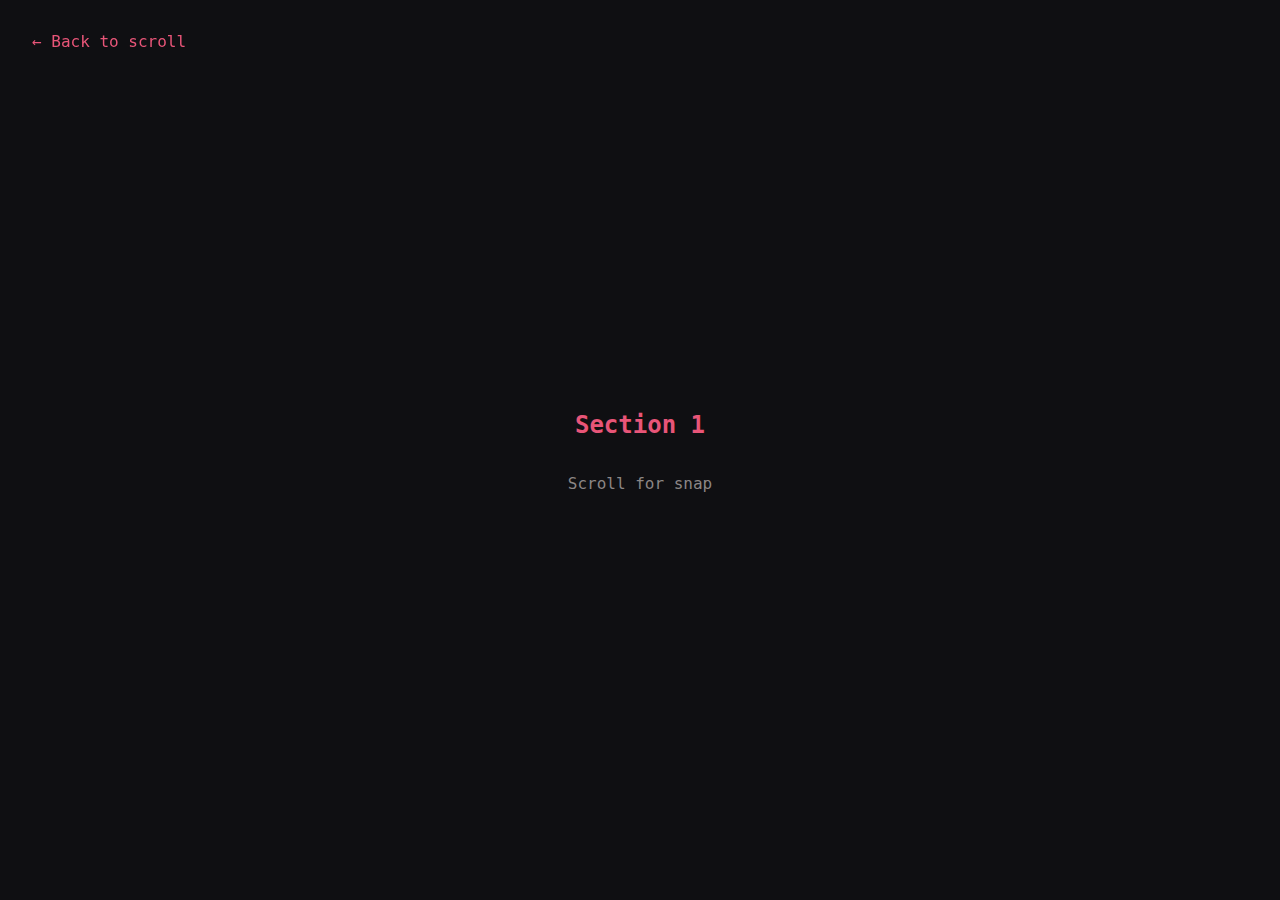
<file: scroll_animations/snap.html>
<!DOCTYPE html>
<html lang="en">
<head>
  <meta charset="UTF-8">
  <meta name="viewport" content="width=device-width, initial-scale=1.0">
  <title>Snap Scrolling</title>
  <link rel="stylesheet" href="scroll.css">
  <style>
    :root { --bg: #0f0f12; --card: #1a1a20; --accent: #e85578; --text: #e8e6e3; --muted: #8b8685; }
    * { box-sizing: border-box; }
    body { margin: 0; font-family: 'JetBrains Mono', monospace; background: var(--bg); color: var(--text); }
    .back-link { padding: 2rem; display: inline-block; color: var(--muted); text-decoration: none; position: fixed; z-index: 101; }
    .back-link:hover { color: var(--accent); }
    .snap-section { scroll-snap-type: y mandatory; height: 100vh; overflow-y: scroll; }
    .snap-section > section {
      scroll-snap-align: start;
      min-height: 100vh;
      display: flex;
      flex-direction: column;
      align-items: center;
      justify-content: center;
      padding: 2rem;
    }
    .snap-section > section:nth-child(1) { background: #0f0f12; }
    .snap-section > section:nth-child(2) { background: #1a1a20; }
    .snap-section > section:nth-child(3) { background: #0f0f12; }
    .snap-section > section:nth-child(4) { background: #1a1a20; }
  </style>
</head>
<body>
  <a href="index.html" class="back-link">← Back to scroll</a>
  <div class="snap-section">
    <section><h2 style="color: var(--accent);">Section 1</h2><p style="color: var(--muted);">Scroll for snap</p></section>
    <section><h2 style="color: var(--accent);">Section 2</h2><p style="color: var(--muted);">Smooth snap</p></section>
    <section><h2 style="color: var(--accent);">Section 3</h2><p style="color: var(--muted);">Full page</p></section>
    <section><h2 style="color: var(--accent);">Section 4</h2><p style="color: var(--muted);">Sections</p></section>
  </div>
</body>
</html>
</file>
<file: buttons/buttons.css>
/* ============================================
   Buttons - Styled buttons with click effects
   ============================================ */

.btn {
  font-family: 'JetBrains Mono', 'SF Mono', Consolas, monospace;
  font-size: 0.9rem;
  font-weight: 500;
  padding: 0.6rem 1.25rem;
  border: none;
  cursor: pointer;
  border-radius: 8px;
  transition: all 0.45s ease;
  position: relative;
  overflow: hidden;
}

/* 1. Solid Press */
.btn-solid-press {
  background: #e85578;
  color: white;
}
.btn-solid-press.btn-clicked {
  transform: scale(0.95);
}

/* 2. Outline Fill */
.btn-outline-fill {
  background: transparent;
  color: #e85578;
  border: 2px solid #e85578;
}
.btn-outline-fill.btn-clicked {
  background: #e85578;
  color: #0f0f12;
}

/* 3. Gradient Shift */
.btn-gradient-shift {
  background: linear-gradient(135deg, #e85578, #c44569);
  color: white;
}
.btn-gradient-shift.btn-clicked {
  background: linear-gradient(135deg, #c44569, #a03559);
  transform: scale(0.98);
}

/* 4. Neon Glow */
.btn-neon-glow {
  background: transparent;
  color: #00f5d4;
  border: 2px solid #00f5d4;
  box-shadow: 0 0 10px rgba(0, 245, 212, 0.3);
}
.btn-neon-glow.btn-clicked {
  box-shadow: 0 0 25px rgba(0, 245, 212, 0.8), inset 0 0 15px rgba(0, 245, 212, 0.2);
}

/* 5. Ripple */
.btn-ripple {
  background: #6366f1;
  color: white;
}
.btn-ripple .ripple {
  position: absolute;
  border-radius: 50%;
  background: rgba(255, 255, 255, 0.5);
  transform: scale(0);
  animation: ripple-expand 1s ease-out;
  pointer-events: none;
}
@keyframes ripple-expand {
  to {
    transform: scale(4);
    opacity: 0;
  }
}

/* 6. Bounce */
.btn-bounce {
  background: #f59e0b;
  color: #0f0f12;
}
.btn-bounce.btn-clicked {
  animation: btn-bounce 0.7s ease;
}
@keyframes btn-bounce {
  0%, 100% { transform: scale(1); }
  50% { transform: scale(1.15); }
}

/* 7. Shine Sweep */
.btn-shine {
  background: #8b5cf6;
  color: white;
}
.btn-shine::after {
  content: '';
  position: absolute;
  top: 0;
  left: -100%;
  width: 100%;
  height: 100%;
  background: linear-gradient(90deg, transparent, rgba(255,255,255,0.3), transparent);
  transition: left 0.8s ease;
}
.btn-shine.btn-clicked::after {
  left: 100%;
}

/* 8. Pulse Ring */
.btn-pulse-ring {
  background: #ec4899;
  color: white;
}
.btn-pulse-ring.btn-clicked::before {
  content: '';
  position: absolute;
  inset: -4px;
  border: 2px solid #ec4899;
  border-radius: 10px;
  animation: pulse-ring 1s ease-out;
}
@keyframes pulse-ring {
  to {
    transform: scale(1.3);
    opacity: 0;
  }
}

/* 9. Morph */
.btn-morph {
  background: #14b8a6;
  color: white;
}
.btn-morph.btn-clicked {
  border-radius: 24px;
}

/* 10. Squeeze */
.btn-squeeze {
  background: #f43f5e;
  color: white;
}
.btn-squeeze.btn-clicked {
  transform: scaleX(0.9);
}

/* 11. Flip */
.btn-flip {
  background: #06b6d4;
  color: white;
  perspective: 200px;
}
.btn-flip.btn-clicked {
  transform: rotateX(15deg);
}

/* 12. Slide Fill */
.btn-slide-fill {
  background: transparent;
  color: #e85578;
  border: 2px solid #e85578;
}
.btn-slide-fill::before {
  content: '';
  position: absolute;
  top: 0;
  left: 0;
  width: 0;
  height: 100%;
  background: #e85578;
  z-index: -1;
  transition: width 0.5s ease;
}
.btn-slide-fill.btn-clicked::before {
  width: 100%;
}
.btn-slide-fill.btn-clicked {
  color: white;
}

/* 13. Glass */
.btn-glass {
  background: rgba(255, 255, 255, 0.1);
  color: white;
  backdrop-filter: blur(10px);
  border: 1px solid rgba(255, 255, 255, 0.2);
}
.btn-glass.btn-clicked {
  background: rgba(255, 255, 255, 0.2);
}

/* 14. Underline */
.btn-underline {
  background: transparent;
  color: #e85578;
  border: none;
  border-radius: 0;
  padding-bottom: 4px;
  border-bottom: 2px solid transparent;
}
.btn-underline.btn-clicked {
  border-bottom-color: #e85578;
}

/* 15. Shake */
.btn-shake {
  background: #84cc16;
  color: #0f0f12;
}
.btn-shake.btn-clicked {
  animation: btn-shake 0.7s ease;
}
@keyframes btn-shake {
  0%, 100% { transform: translateX(0); }
  25% { transform: translateX(-4px); }
  75% { transform: translateX(4px); }
}

/* 16. Soft Shadow */
.btn-soft-shadow {
  background: #64748b;
  color: white;
  box-shadow: 0 4px 14px rgba(0, 0, 0, 0.25);
  transition: box-shadow 0.45s ease, transform 0.45s ease;
}
.btn-soft-shadow:hover {
  box-shadow: 0 6px 20px rgba(0, 0, 0, 0.3);
}
.btn-soft-shadow.btn-clicked {
  box-shadow: 0 1px 4px rgba(0, 0, 0, 0.2);
  transform: translateY(2px);
}

/* 17. Dashed */
.btn-dashed {
  background: transparent;
  color: #e85578;
  border: 2px dashed #e85578;
  transition: all 0.45s ease;
}
.btn-dashed.btn-clicked {
  border-style: solid;
}

/* 18. Glow Pulse */
.btn-glow-pulse {
  background: #a855f7;
  color: white;
  box-shadow: 0 0 20px rgba(168, 85, 247, 0.4);
}
.btn-glow-pulse.btn-clicked {
  animation: glow-pulse 0.9s ease;
}
@keyframes glow-pulse {
  0%, 100% { box-shadow: 0 0 20px rgba(168, 85, 247, 0.4); }
  50% { box-shadow: 0 0 40px rgba(168, 85, 247, 0.8); }
}

/* 19. Corner Fold */
.btn-corner-fold {
  background: #0ea5e9;
  color: white;
  transition: clip-path 0.45s ease;
}
.btn-corner-fold.btn-clicked {
  clip-path: polygon(0 0, 100% 0, 100% 100%, 10% 100%, 0 90%);
}

/* 20. 3D Press */
.btn-3d-press {
  background: #e85578;
  color: white;
  box-shadow: 0 4px 0 #b83d5a, 0 6px 10px rgba(0, 0, 0, 0.2);
  transition: transform 0.45s ease, box-shadow 0.45s ease;
}
.btn-3d-press.btn-clicked {
  transform: translateY(2px);
  box-shadow: 0 2px 0 #b83d5a, 0 2px 4px rgba(0, 0, 0, 0.2);
}
</file>
<file: cards/cards.css>
/* Cards */
.card-3d-flip {
  width: 200px;
  height: 140px;
  perspective: 1000px;
  cursor: pointer;
}
.card-3d-flip-inner {
  position: relative;
  width: 100%;
  height: 100%;
  transition: transform 0.8s;
  transform-style: preserve-3d;
}
.card-3d-flip:hover .card-3d-flip-inner {
  transform: rotateY(180deg);
}
.card-3d-flip-front,
.card-3d-flip-back {
  position: absolute;
  width: 100%;
  height: 100%;
  backface-visibility: hidden;
  border-radius: 12px;
  display: flex;
  align-items: center;
  justify-content: center;
  padding: 1rem;
}
.card-3d-flip-front {
  background: #1a1a20;
  border: 1px solid rgba(255,255,255,0.1);
}
.card-3d-flip-back {
  background: #e85578;
  transform: rotateY(180deg);
  color: white;
}

.card-hover-lift {
  background: #1a1a20;
  border: 1px solid rgba(255,255,255,0.06);
  border-radius: 12px;
  padding: 2rem;
  transition: transform 0.3s, box-shadow 0.3s;
}
.card-hover-lift:hover {
  transform: translateY(-8px);
  box-shadow: 0 20px 40px rgba(0,0,0,0.4);
}

.card-glass {
  background: rgba(255,255,255,0.05);
  backdrop-filter: blur(12px);
  border: 1px solid rgba(255,255,255,0.1);
  border-radius: 12px;
  padding: 2rem;
}

.card-tilt {
  background: #1a1a20;
  border: 1px solid rgba(255,255,255,0.06);
  border-radius: 12px;
  padding: 2rem;
  transition: transform 0.2s;
  transform-style: preserve-3d;
}

.card-expand {
  background: #1a1a20;
  border: 1px solid rgba(255,255,255,0.06);
  border-radius: 12px;
  padding: 2rem;
  transition: transform 0.4s, padding 0.4s;
  cursor: pointer;
}
.card-expand:hover {
  transform: scale(1.05);
  padding: 2.5rem;
}

/* Card variants */
.card-hover-lift.card-glow:hover { box-shadow: 0 0 30px rgba(232, 85, 120, 0.4); }
.card-hover-lift.card-cyan:hover { box-shadow: 0 0 30px rgba(0, 245, 212, 0.3); }
.card-glass.card-tinted { background: rgba(232, 85, 120, 0.08); }
.card-glass.card-cool { background: rgba(0, 245, 212, 0.08); }
.card-3d-flip .card-3d-flip-back.card-back-cyan { background: #00f5d4; color: #0f0f12; }
.card-3d-flip .card-3d-flip-back.card-back-purple { background: #8b5cf6; }
.card-3d-flip .card-3d-flip-back.card-back-gradient { background: linear-gradient(135deg, #e85578, #8b5cf6); }
.card-bordered { border: 2px solid #e85578; background: transparent; }
.card-bordered:hover { border-color: #00f5d4; box-shadow: 0 0 20px rgba(0, 245, 212, 0.2); }
</file>
<file: css_spinners/spinners.css>
/* ============================================
   CSS Spinners - Pure CSS Loading Indicators
   ============================================ */

/* Base */
.spinner {
  display: inline-flex;
  align-items: center;
  justify-content: center;
}

/* 1. Bouncing Dots */
.spinner.bouncing-dots {
  gap: 6px;
}

.spinner.bouncing-dots span {
  width: 12px;
  height: 12px;
  background: #333;
  border-radius: 50%;
  animation: bounce 0.6s ease-in-out infinite;
}

.spinner.bouncing-dots span:nth-child(1) { animation-delay: 0s; }
.spinner.bouncing-dots span:nth-child(2) { animation-delay: 0.15s; }
.spinner.bouncing-dots span:nth-child(3) { animation-delay: 0.3s; }

@keyframes bounce {
  0%, 80%, 100% { transform: scale(0.6); opacity: 0.5; }
  40% { transform: scale(1); opacity: 1; }
}

/* 2. Ring Spinner */
.spinner.ring-spinner {
  width: 48px;
  height: 48px;
  border: 3px solid #eee;
  border-top-color: #333;
  border-radius: 50%;
  animation: spin 0.8s linear infinite;
}

@keyframes spin {
  to { transform: rotate(360deg); }
}

/* 3. Pulse Loader */
.spinner.pulse-loader {
  width: 32px;
  height: 32px;
  background: #333;
  border-radius: 50%;
  animation: pulse 1s ease-in-out infinite;
}

@keyframes pulse {
  0%, 100% { transform: scale(0.8); opacity: 0.6; }
  50% { transform: scale(1.2); opacity: 1; }
}

/* 4. Dual Ring */
.spinner.dual-ring {
  width: 48px;
  height: 48px;
  position: relative;
}

.spinner.dual-ring::before,
.spinner.dual-ring::after {
  content: '';
  position: absolute;
  inset: 0;
  border: 3px solid transparent;
  border-top-color: #333;
  border-radius: 50%;
  animation: spin 0.8s linear infinite;
}

.spinner.dual-ring::after {
  border-top-color: transparent;
  border-right-color: #999;
  animation-direction: reverse;
  animation-duration: 1.2s;
}

/* 5. Spinning Square */
.spinner.spinning-square {
  width: 40px;
  height: 40px;
  border: 3px dashed #333;
  border-radius: 4px;
  animation: spin 1s linear infinite;
}

/* 6. Growing Circle */
.spinner.growing-circle {
  width: 48px;
  height: 48px;
  position: relative;
}

.spinner.growing-circle::before {
  content: '';
  position: absolute;
  inset: 0;
  border: 3px solid #333;
  border-radius: 50%;
  animation: grow-circle 1.2s ease-out infinite;
}

@keyframes grow-circle {
  0% { transform: scale(0.3); opacity: 1; }
  100% { transform: scale(1); opacity: 0; }
}

/* 7. Flip Square */
.spinner.flip-square {
  width: 36px;
  height: 36px;
  background: #333;
  border-radius: 6px;
  animation: flip 0.8s ease-in-out infinite;
}

@keyframes flip {
  0%, 100% { transform: perspective(100px) rotateY(0deg); }
  50% { transform: perspective(100px) rotateY(180deg); }
}

/* 8. Rotating Bars */
.spinner.rotating-bars {
  width: 40px;
  height: 40px;
  position: relative;
}

.spinner.rotating-bars span {
  display: block;
  position: absolute;
  width: 4px;
  height: 12px;
  background: #333;
  border-radius: 2px;
  left: 50%;
  top: 50%;
  margin-left: -2px;
  margin-top: -6px;
  transform-origin: center center;
  animation: rotate-bars 1s linear infinite;
}

.spinner.rotating-bars span:nth-child(1) { transform: rotate(0deg); }
.spinner.rotating-bars span:nth-child(2) { transform: rotate(120deg); }
.spinner.rotating-bars span:nth-child(3) { transform: rotate(240deg); }

.spinner.rotating-bars span:nth-child(1) { animation-delay: 0s; }
.spinner.rotating-bars span:nth-child(2) { animation-delay: -0.33s; }
.spinner.rotating-bars span:nth-child(3) { animation-delay: -0.66s; }

@keyframes rotate-bars {
  to { transform: rotate(360deg); }
}

/* 9. Orbit */
.spinner.orbit {
  width: 48px;
  height: 48px;
  position: relative;
}

.spinner.orbit::before {
  content: '';
  position: absolute;
  width: 10px;
  height: 10px;
  background: #333;
  border-radius: 50%;
  top: 50%;
  left: 50%;
  margin-top: -19px;
  margin-left: -5px;
  transform-origin: center 19px;
  animation: orbit 1s linear infinite;
}

@keyframes orbit {
  to { transform: rotate(360deg); }
}

/* 10. Gradient Ring */
.spinner.gradient-ring {
  width: 48px;
  height: 48px;
  position: relative;
  border-radius: 50%;
  background: conic-gradient(from 0deg, #333 0deg, #eee 90deg, #333 180deg, #eee 270deg);
  animation: spin 1s linear infinite;
}

.spinner.gradient-ring::before {
  content: '';
  position: absolute;
  inset: 4px;
  background: var(--spinner-bg, #1a1a20);
  border-radius: 50%;
}
</file>
<file: data_visualization/data-viz.css>
/* Data Visualization */
.counter {
  font-variant-numeric: tabular-nums;
  font-size: 2.5rem;
  font-weight: 700;
  color: #e85578;
}

.skill-bar {
  width: 100%;
  height: 12px;
  background: #1a1a20;
  border-radius: 6px;
  overflow: hidden;
}
.skill-fill {
  height: 100%;
  background: linear-gradient(90deg, #e85578, #c44569);
  border-radius: 6px;
  width: 0;
  transition: width 1s ease-out;
}
.skill-bar.visible .skill-fill {
  width: var(--skill, 0%);
}

.pie-chart {
  width: 120px;
  height: 120px;
  border-radius: 50%;
  background: conic-gradient(
    #e85578 0deg var(--a, 0deg),
    #00f5d4 var(--a, 0deg) var(--b, 0deg),
    #8b5cf6 var(--b, 0deg) 360deg
  );
}

.line-graph {
  width: 200px;
  height: 80px;
}
.line-graph svg {
  width: 100%;
  height: 100%;
}
.line-graph path {
  fill: none;
  stroke: #e85578;
  stroke-width: 2;
  stroke-dasharray: 200;
  stroke-dashoffset: 200;
  animation: draw-line 2s ease forwards;
}
@keyframes draw-line {
  to { stroke-dashoffset: 0; }
}
</file>
<file: loaders/loaders.css>
/* Loaders - Skeleton, Progress, Dot Bounce, Circular Progress */
@import url('../css_spinners/spinners.css');

/* Skeleton Loaders */
.skeleton {
  background: linear-gradient(90deg, #1a1a20 25%, #2a2a32 50%, #1a1a20 75%);
  background-size: 200% 100%;
  animation: skeleton-shimmer 1.5s infinite;
  border-radius: 6px;
}
.skeleton-line { height: 12px; margin-bottom: 8px; }
.skeleton-line.short { width: 60%; }
.skeleton-line.medium { width: 85%; }
.skeleton-line.long { width: 100%; }
.skeleton-avatar { width: 48px; height: 48px; border-radius: 50%; }
.skeleton-card { height: 120px; }
@keyframes skeleton-shimmer {
  0% { background-position: 200% 0; }
  100% { background-position: -200% 0; }
}

/* Progress Bars */
.progress-bar {
  height: 8px;
  background: #1a1a20;
  border-radius: 4px;
  overflow: hidden;
}
.progress-fill {
  height: 100%;
  background: linear-gradient(90deg, #e85578, #c44569);
  border-radius: 4px;
  animation: progress-fill 2s ease-in-out infinite;
}
.progress-fill.static { animation: none; }
@keyframes progress-fill {
  0% { width: 0%; }
  50% { width: 70%; }
  100% { width: 0%; }
}

/* Dot Bounce Loader */
.dot-bounce {
  display: flex;
  gap: 8px;
  align-items: center;
  justify-content: center;
}
.dot-bounce span {
  width: 12px;
  height: 12px;
  background: #e85578;
  border-radius: 50%;
  animation: dot-bounce 0.6s ease-in-out infinite;
}
.dot-bounce span:nth-child(1) { animation-delay: 0s; }
.dot-bounce span:nth-child(2) { animation-delay: 0.15s; }
.dot-bounce span:nth-child(3) { animation-delay: 0.3s; }
.dot-bounce span:nth-child(4) { animation-delay: 0.45s; }
@keyframes dot-bounce {
  0%, 80%, 100% { transform: translateY(0) scale(0.8); opacity: 0.5; }
  40% { transform: translateY(-12px) scale(1); opacity: 1; }
}

/* Circular Progress */
.circular-progress {
  width: 64px;
  height: 64px;
  border-radius: 50%;
  background: conic-gradient(#e85578 var(--progress, 0%), #1a1a20 var(--progress, 0%));
  display: flex;
  align-items: center;
  justify-content: center;
  position: relative;
}
.circular-progress::before {
  content: '';
  position: absolute;
  width: 52px;
  height: 52px;
  background: #0f0f12;
  border-radius: 50%;
}
.circular-progress.animated {
  background: conic-gradient(#e85578 25%, #1a1a20 25%);
}
.circular-progress.animated::before {
  z-index: 1;
}
.circular-progress.animated {
  animation: circular-rotate 2s linear infinite;
}
@keyframes circular-rotate {
  to { transform: rotate(360deg); }
}
</file>
<file: micro_interactions/micro.css>
/* Micro-interactions */
.like-btn {
  width: 48px;
  height: 48px;
  background: none;
  border: none;
  cursor: pointer;
  padding: 0;
  font-size: 2rem;
  transition: transform 0.3s;
}
.like-btn:hover { transform: scale(1.2); }
.like-btn.liked { animation: heart-pop 0.5s ease; }
@keyframes heart-pop {
  0% { transform: scale(1); }
  50% { transform: scale(1.4); }
  100% { transform: scale(1.2); }
}

.add-cart {
  padding: 0.6rem 1.2rem;
  background: #e85578;
  border: none;
  border-radius: 8px;
  color: white;
  cursor: pointer;
  transition: all 0.3s;
}
.add-cart:hover { transform: scale(1.05); }
.add-cart.added { background: #22c55e; }
.add-cart.added { font-style: italic; }

.input-focus {
  padding: 0.6rem 1rem;
  background: #1a1a20;
  border: 2px solid #333;
  border-radius: 8px;
  color: white;
  transition: border-color 0.3s, box-shadow 0.3s;
}
.input-focus:focus {
  outline: none;
  border-color: #e85578;
  box-shadow: 0 0 0 3px rgba(232, 85, 120, 0.2);
}

.input-error {
  animation: error-shake 0.5s ease;
}
@keyframes error-shake {
  0%, 100% { transform: translateX(0); }
  25% { transform: translateX(-5px); }
  75% { transform: translateX(5px); }
}

.copy-btn {
  padding: 0.5rem 1rem;
  background: #1a1a20;
  border: 1px solid rgba(255,255,255,0.1);
  border-radius: 6px;
  color: white;
  cursor: pointer;
  transition: all 0.3s;
}
.copy-btn.copied { border-color: #22c55e; color: #22c55e; }

.star-rating {
  display: flex;
  gap: 4px;
  font-size: 1.5rem;
  cursor: pointer;
}
.star-rating span {
  color: #444;
  transition: color 0.2s, transform 0.2s;
}
.star-rating span:hover,
.star-rating span.hover { color: #f59e0b; transform: scale(1.2); }
.star-rating span.active { color: #f59e0b; }
</file>
<file: scroll_animations/scroll.css>
/* Scroll Animations */
.fade-in {
  opacity: 0;
  transform: translateY(30px);
  transition: opacity 0.6s ease, transform 0.6s ease;
}
.fade-in.visible { opacity: 1; transform: translateY(0); }
.slide-left {
  opacity: 0;
  transform: translateX(-60px);
  transition: opacity 0.6s ease, transform 0.6s ease;
}
.slide-left.visible {
  opacity: 1;
  transform: translateX(0);
}

.slide-right {
  opacity: 0;
  transform: translateX(60px);
  transition: opacity 0.6s ease, transform 0.6s ease;
}
.slide-right.visible {
  opacity: 1;
  transform: translateX(0);
}

.sticky-header {
  position: sticky;
  top: 0;
  z-index: 100;
  background: rgba(15, 15, 18, 0.95);
  backdrop-filter: blur(10px);
  padding: 1rem 2rem;
  border-bottom: 1px solid rgba(255,255,255,0.06);
  transition: box-shadow 0.3s;
}
.sticky-header.scrolled {
  box-shadow: 0 4px 20px rgba(0,0,0,0.3);
}

.scroll-progress {
  position: fixed;
  top: 0;
  left: 0;
  width: 0;
  height: 4px;
  background: linear-gradient(90deg, #e85578, #00f5d4);
  z-index: 1000;
}

.snap-section {
  scroll-snap-type: y mandatory;
  height: 100vh;
  overflow-y: scroll;
}
.snap-section > section {
  scroll-snap-align: start;
  min-height: 100vh;
  display: flex;
  align-items: center;
  justify-content: center;
  padding: 2rem;
}
</file>
<file: text_effects/text_effects.css>
/* Text Effects */
.typewriter {
  overflow: hidden;
  border-right: 2px solid #e85578;
  white-space: nowrap;
  animation: typewriter 3s steps(20) infinite, blink 0.7s step-end infinite;
  width: fit-content;
}

@keyframes typewriter {
  0%, 100% { width: 0; }
  50% { width: 12ch; }
}

@keyframes blink {
  50% { border-color: transparent; }
}

.gradient-text {
  background: linear-gradient(90deg, #e85578, #00f5d4, #8b5cf6);
  background-size: 200% auto;
  -webkit-background-clip: text;
  -webkit-text-fill-color: transparent;
  background-clip: text;
  animation: gradient-flow 3s linear infinite;
}

@keyframes gradient-flow {
  to { background-position: 200% center; }
}

.glitch-text {
  position: relative;
}
.glitch-text::before,
.glitch-text::after {
  content: attr(data-text);
  position: absolute;
  left: 0;
  top: 0;
}
.glitch-text::before {
  color: #00f5d4;
  animation: glitch-1 0.3s infinite;
  clip-path: polygon(0 0, 100% 0, 100% 35%, 0 35%);
}
.glitch-text::after {
  color: #e85578;
  animation: glitch-2 0.3s infinite;
  clip-path: polygon(0 65%, 100% 65%, 100% 100%, 0 100%);
}

@keyframes glitch-1 {
  0% { transform: translate(0); }
  20% { transform: translate(-2px, 2px); }
  40% { transform: translate(2px, -2px); }
  60% { transform: translate(-2px, -2px); }
  80% { transform: translate(2px, 2px); }
  100% { transform: translate(0); }
}

@keyframes glitch-2 {
  0% { transform: translate(0); }
  20% { transform: translate(2px, -2px); }
  40% { transform: translate(-2px, 2px); }
  60% { transform: translate(2px, 2px); }
  80% { transform: translate(-2px, -2px); }
  100% { transform: translate(0); }
}

.reveal-text {
  opacity: 0;
  transform: translateY(20px);
  transition: opacity 0.6s ease, transform 0.6s ease;
}
.reveal-text.visible {
  opacity: 1;
  transform: translateY(0);
}

.scramble-text {
  font-variant-numeric: tabular-nums;
}

.wavy-text span {
  display: inline-block;
  animation: wavy 1s ease-in-out infinite;
}
.wavy-text span:nth-child(1) { animation-delay: 0s; }
.wavy-text span:nth-child(2) { animation-delay: 0.1s; }
.wavy-text span:nth-child(3) { animation-delay: 0.2s; }
.wavy-text span:nth-child(4) { animation-delay: 0.3s; }
.wavy-text span:nth-child(5) { animation-delay: 0.4s; }
.wavy-text span:nth-child(6) { animation-delay: 0.5s; }
.wavy-text span:nth-child(7) { animation-delay: 0.6s; }
.wavy-text span:nth-child(8) { animation-delay: 0.7s; }
.wavy-text span:nth-child(9) { animation-delay: 0.8s; }
.wavy-text span:nth-child(10) { animation-delay: 0.9s; }

@keyframes wavy {
  0%, 100% { transform: translateY(0); }
  50% { transform: translateY(-8px); }
}

/* Glitch variants - different effects */
.glitch-offset { position: relative; }
.glitch-offset::before, .glitch-offset::after {
  content: attr(data-text);
  position: absolute; left: 0; top: 0;
}
.glitch-offset::before { color: #00f5d4; animation: glitch-1 0.3s infinite; clip-path: polygon(0 0, 100% 0, 100% 35%, 0 35%); }
.glitch-offset::after { color: #e85578; animation: glitch-2 0.3s infinite; clip-path: polygon(0 65%, 100% 65%, 100% 100%, 0 100%); }

.glitch-rgb { position: relative; }
.glitch-rgb::before {
  content: attr(data-text);
  position: absolute; left: 0; top: 0;
  color: #e85578;
  animation: glitch-rgb-x 0.2s infinite;
}
.glitch-rgb::after {
  content: attr(data-text);
  position: absolute; left: 0; top: 0;
  color: #00f5d4;
  animation: glitch-rgb-y 0.2s infinite;
}
@keyframes glitch-rgb-x {
  0% { transform: translate(0); }
  33% { transform: translate(-3px, 0); }
  66% { transform: translate(3px, 0); }
  100% { transform: translate(0); }
}
@keyframes glitch-rgb-y {
  0% { transform: translate(0); }
  33% { transform: translate(3px, 0); }
  66% { transform: translate(-3px, 0); }
  100% { transform: translate(0); }
}

.glitch-flicker { animation: glitch-flicker 0.15s infinite; }
@keyframes glitch-flicker {
  0%, 100% { opacity: 1; }
  50% { opacity: 0.8; }
  25%, 75% { opacity: 0.9; }
}

.glitch-skew { animation: glitch-skew 0.4s infinite; }
@keyframes glitch-skew {
  0%, 100% { transform: skew(0deg); }
  25% { transform: skew(-2deg); }
  75% { transform: skew(2deg); }
}

.glitch-shadow {
  text-shadow: 2px 0 #e85578, -2px 0 #00f5d4;
  animation: glitch-shadow 0.3s infinite;
}
@keyframes glitch-shadow {
  0% { text-shadow: 2px 0 #e85578, -2px 0 #00f5d4; }
  33% { text-shadow: -2px 0 #e85578, 2px 0 #00f5d4; }
  66% { text-shadow: 2px 2px #e85578, -2px -2px #00f5d4; }
  100% { text-shadow: 2px 0 #e85578, -2px 0 #00f5d4; }
}

/* Gradient variants */
.gradient-horizontal { background: linear-gradient(90deg, #e85578, #00f5d4, #8b5cf6); background-size: 200% auto; -webkit-background-clip: text; -webkit-text-fill-color: transparent; animation: gradient-flow 3s linear infinite; }
.gradient-vertical { background: linear-gradient(180deg, #e85578, #00f5d4); background-size: auto 200%; -webkit-background-clip: text; -webkit-text-fill-color: transparent; animation: gradient-vert 4s linear infinite; }
@keyframes gradient-vert { to { background-position: 0 200%; } }
.gradient-radial { background: radial-gradient(circle at 50% 50%, #e85578, #00f5d4, #8b5cf6); background-size: 200% 200%; -webkit-background-clip: text; -webkit-text-fill-color: transparent; animation: gradient-radial 5s ease infinite; }
@keyframes gradient-radial { 0%, 100% { background-position: 0% 50%; } 50% { background-position: 100% 50%; } }
.gradient-shine {
  position: relative;
  overflow: hidden;
  color: #e85578;
}
.gradient-shine::after {
  content: '';
  position: absolute;
  top: 0; left: -100%;
  width: 50%;
  height: 100%;
  background: linear-gradient(90deg, transparent, rgba(255,255,255,0.4), transparent);
  animation: gradient-shine 2s infinite;
}
@keyframes gradient-shine { to { left: 200%; } }

/* Wavy variants */
.wavy-bounce span { animation: wavy-bounce 0.6s ease-in-out infinite; }
@keyframes wavy-bounce {
  0%, 100% { transform: translateY(0); }
  50% { transform: translateY(-15px); }
}
.wavy-rotate span { animation: wavy-rotate 1.2s ease-in-out infinite; }
@keyframes wavy-rotate {
  0%, 100% { transform: rotate(0deg); }
  50% { transform: rotate(10deg); }
}
.wavy-scale span { animation: wavy-scale 0.8s ease-in-out infinite; }
@keyframes wavy-scale {
  0%, 100% { transform: scale(1); }
  50% { transform: scale(1.2); }
}
.wavy-slide span { animation: wavy-slide 0.8s ease-in-out infinite; }
@keyframes wavy-slide {
  0%, 100% { transform: translateX(0); }
  50% { transform: translateX(4px); }
}

/* Flicker text */
.text-flicker { animation: text-flicker 2s ease-in-out infinite; }
@keyframes text-flicker {
  0%, 100% { opacity: 1; }
  50% { opacity: 0.6; }
}

/* Letter pop - sequential bounce */
.letter-pop span { display: inline-block; animation: letter-pop 1.5s ease-in-out infinite; }
.letter-pop span:nth-child(1) { animation-delay: 0s; }
.letter-pop span:nth-child(2) { animation-delay: 0.1s; }
.letter-pop span:nth-child(3) { animation-delay: 0.2s; }
.letter-pop span:nth-child(4) { animation-delay: 0.3s; }
.letter-pop span:nth-child(5) { animation-delay: 0.4s; }
.letter-pop span:nth-child(6) { animation-delay: 0.5s; }
.letter-pop span:nth-child(7) { animation-delay: 0.6s; }
.letter-pop span:nth-child(8) { animation-delay: 0.7s; }
@keyframes letter-pop {
  0%, 100% { transform: translateY(0) scale(1); }
  50% { transform: translateY(-12px) scale(1.2); }
}
</file>
<file: ui_components/ui.css>
/* UI Components */
.toggle {
  width: 52px;
  height: 28px;
  background: #2a2a32;
  border-radius: 14px;
  cursor: pointer;
  position: relative;
  transition: background 0.3s;
}
.toggle::after {
  content: '';
  position: absolute;
  width: 22px;
  height: 22px;
  background: white;
  border-radius: 50%;
  top: 3px;
  left: 3px;
  transition: transform 0.3s;
}
.toggle.active {
  background: #e85578;
}
.toggle.active::after {
  transform: translateX(24px);
}

.hamburger {
  width: 32px;
  height: 24px;
  cursor: pointer;
  position: relative;
}
.hamburger span {
  display: block;
  width: 100%;
  height: 3px;
  background: white;
  position: absolute;
  transition: all 0.3s;
}
.hamburger span:nth-child(1) { top: 0; }
.hamburger span:nth-child(2) { top: 50%; transform: translateY(-50%); }
.hamburger span:nth-child(3) { bottom: 0; }
.hamburger.active span:nth-child(1) {
  top: 50%;
  transform: translateY(-50%) rotate(45deg);
}
.hamburger.active span:nth-child(2) { opacity: 0; }
.hamburger.active span:nth-child(3) {
  bottom: 50%;
  transform: translateY(50%) rotate(-45deg);
}

.dropdown {
  position: relative;
  display: inline-block;
}
.dropdown-btn {
  padding: 0.6rem 1.2rem;
  background: #1a1a20;
  border: 1px solid rgba(255,255,255,0.1);
  border-radius: 8px;
  color: white;
  cursor: pointer;
}
.dropdown-menu {
  position: absolute;
  top: 100%;
  left: 0;
  margin-top: 4px;
  background: #1a1a20;
  border: 1px solid rgba(255,255,255,0.1);
  border-radius: 8px;
  min-width: 160px;
  opacity: 0;
  visibility: hidden;
  transform: translateY(-10px);
  transition: all 0.2s;
}
.dropdown.open .dropdown-menu {
  opacity: 1;
  visibility: visible;
  transform: translateY(0);
}
.dropdown-menu a {
  display: block;
  padding: 0.6rem 1rem;
  color: white;
  text-decoration: none;
}
.dropdown-menu a:hover {
  background: rgba(232, 85, 120, 0.2);
}

.tooltip-wrap {
  position: relative;
}
.tooltip-wrap .tooltip {
  position: absolute;
  bottom: 100%;
  left: 50%;
  transform: translateX(-50%) translateY(-8px);
  padding: 0.4rem 0.8rem;
  background: #333;
  color: white;
  font-size: 0.8rem;
  border-radius: 6px;
  white-space: nowrap;
  opacity: 0;
  visibility: hidden;
  transition: all 0.2s;
}
.tooltip-wrap:hover .tooltip {
  opacity: 1;
  visibility: visible;
  transform: translateX(-50%) translateY(-4px);
}

.toast {
  position: fixed;
  bottom: 2rem;
  right: 2rem;
  padding: 1rem 1.5rem;
  background: #1a1a20;
  border: 1px solid rgba(255,255,255,0.1);
  border-radius: 8px;
  transform: translateX(150%);
  transition: transform 0.3s;
  z-index: 1000;
}
.toast.show {
  transform: translateX(0);
}

/* Toggle variants */
.toggle.toggle-sm { width: 40px; height: 22px; }
.toggle.toggle-sm::after { width: 16px; height: 16px; transform: translateX(0); }
.toggle.toggle-sm.active::after { transform: translateX(18px); }
.toggle.toggle-lg { width: 64px; height: 34px; }
.toggle.toggle-lg::after { width: 26px; height: 26px; top: 4px; left: 4px; }
.toggle.toggle-lg.active::after { transform: translateX(30px); }
.toggle.toggle-cyan.active { background: #00f5d4; }
.toggle.toggle-square { border-radius: 6px; }
.toggle.toggle-square::after { border-radius: 4px; }

/* Tooltip positions */
.tooltip-wrap .tooltip-bottom {
  bottom: auto;
  top: 100%;
  left: 50%;
  transform: translateX(-50%) translateY(8px);
}
.tooltip-wrap:hover .tooltip-bottom {
  transform: translateX(-50%) translateY(4px);
}
.tooltip-wrap .tooltip-neon {
  background: transparent;
  color: #00f5d4;
  box-shadow: 0 0 10px #00f5d4;
  border: 1px solid #00f5d4;
}
</file>
<file: background_effects/backgrounds.css>
/* Background Effects */
.bg-animated-gradient {
  background: linear-gradient(-45deg, #0f0f12, #1a1a20, #2a1a2a, #1a2a2a);
  background-size: 400% 400%;
  animation: gradient-bg 15s ease infinite;
}
@keyframes gradient-bg {
  0% { background-position: 0% 50%; }
  50% { background-position: 100% 50%; }
  100% { background-position: 0% 50%; }
}

.bg-particles {
  position: relative;
  overflow: hidden;
}
.bg-particles::before {
  content: '';
  position: absolute;
  inset: 0;
  background-image: radial-gradient(2px 2px at 20px 30px, #e85578, transparent),
    radial-gradient(2px 2px at 40px 70px, #00f5d4, transparent),
    radial-gradient(2px 2px at 50px 160px, #8b5cf6, transparent);
  background-size: 200px 200px;
  animation: particles-float 20s linear infinite;
  opacity: 0.5;
}
@keyframes particles-float {
  0% { transform: translate(0, 0); }
  100% { transform: translate(-50px, -50px); }
}

.bg-floating-shapes {
  position: relative;
  overflow: hidden;
}
.bg-floating-shapes .shape {
  position: absolute;
  border-radius: 50%;
  opacity: 0.3;
  animation: float 8s ease-in-out infinite;
}
.bg-floating-shapes .shape:nth-child(1) { width: 80px; height: 80px; background: #e85578; top: 20%; left: 10%; animation-delay: 0s; }
.bg-floating-shapes .shape:nth-child(2) { width: 60px; height: 60px; background: #00f5d4; top: 60%; left: 80%; animation-delay: 2s; }
.bg-floating-shapes .shape:nth-child(3) { width: 100px; height: 100px; background: #8b5cf6; top: 80%; left: 20%; animation-delay: 4s; }
@keyframes float {
  0%, 100% { transform: translate(0, 0); }
  50% { transform: translate(20px, -30px); }
}

.bg-parallax {
  background-attachment: fixed;
  background-size: cover;
}

.bg-noise {
  position: relative;
}
.bg-noise::after {
  content: '';
  position: absolute;
  inset: 0;
  background-image: url("data:image/svg+xml,%3Csvg viewBox='0 0 256 256' xmlns='http://www.w3.org/2000/svg'%3E%3Cfilter id='n'%3E%3CfeTurbulence type='fractalNoise' baseFrequency='0.9' numOctaves='4' stitchTiles='stitch'/%3E%3C/filter%3E%3Crect width='100%25' height='100%25' filter='url(%23n)'/%3E%3C/svg%3E");
  opacity: 0.03;
  pointer-events: none;
}

.bg-aurora {
  background: linear-gradient(135deg, #0f0f12 0%, #1a1a20 50%, #0f0f12 100%);
  position: relative;
  overflow: hidden;
}
.bg-aurora::before {
  content: '';
  position: absolute;
  width: 200%;
  height: 200%;
  top: -50%;
  left: -50%;
  background: radial-gradient(ellipse at 30% 50%, rgba(232, 85, 120, 0.15), transparent 50%),
    radial-gradient(ellipse at 70% 30%, rgba(0, 245, 212, 0.1), transparent 50%);
  animation: aurora 20s ease-in-out infinite;
}
@keyframes aurora {
  0%, 100% { transform: translate(0, 0) rotate(0deg); }
  50% { transform: translate(-5%, -5%) rotate(5deg); }
}
</file>
